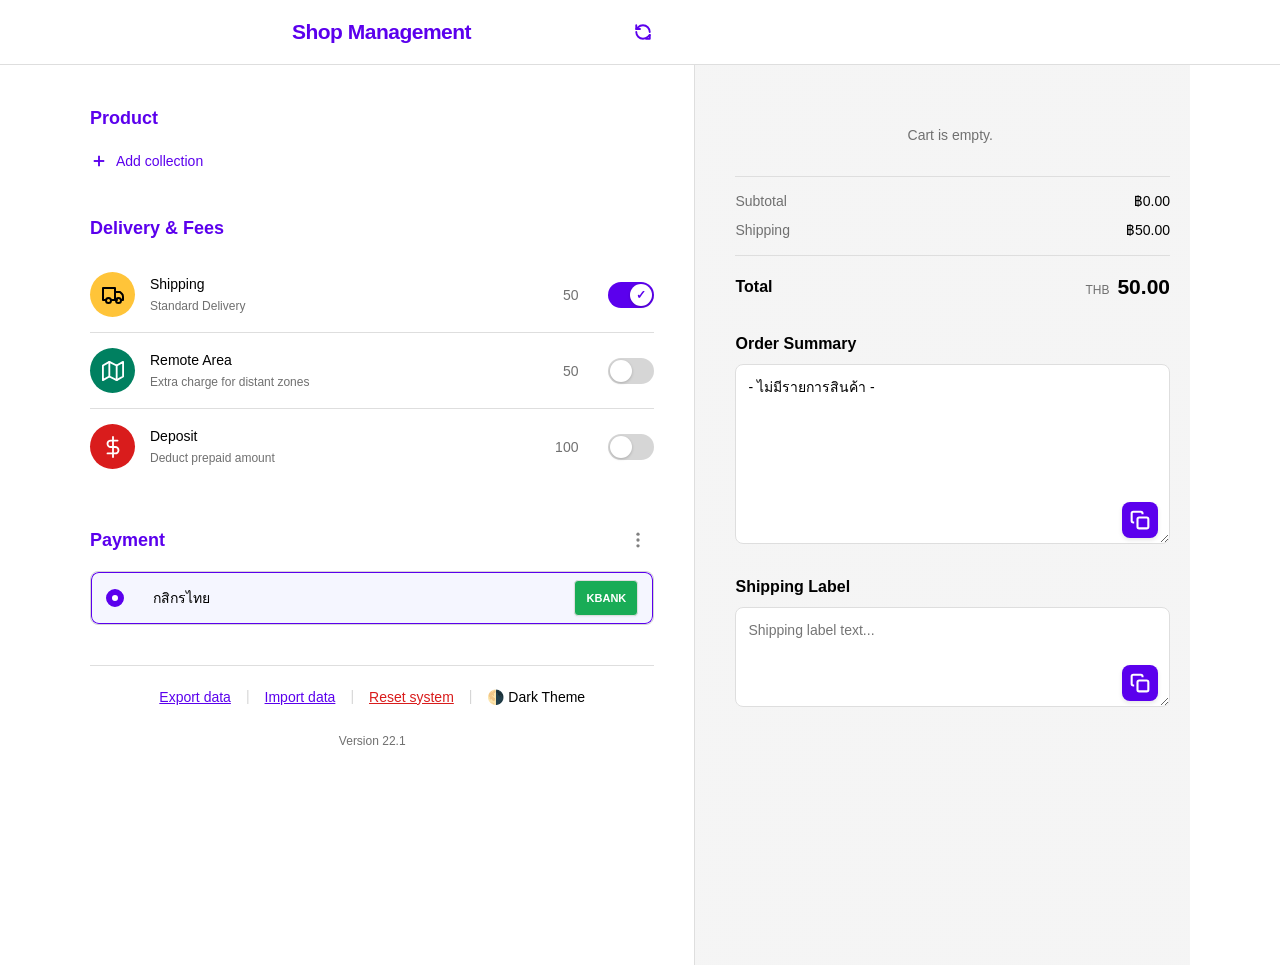
<file: index.html>
<!DOCTYPE html>
<html lang="th">
<head>
    <meta charset="UTF-8">
    <meta name="viewport" content="width=device-width, initial-scale=1.0, maximum-scale=1.0, user-scalable=no">
    <title>Shop Management - V22.1</title>
    <style>
        :root {
            --x-bg-main: hsl(0, 0%, 100%);
            --x-bg-subdued: hsl(0, 0%, 96%); 
            --x-border: hsl(0, 0%, 87%);
            --x-border-dark: hsl(0, 0%, 84%);
            
            --x-text-main: hsl(0, 0%, 0%);
            --x-text-subdued: hsl(0, 0%, 44%);
            
            --x-primary: #5b00ed; 
            --x-primary-hover: #4a00c2;
            --x-primary-light: #F5F6FF;
            --x-highlight: #F7F5FF; 
            
            --x-danger: #D91C1C;
            --x-danger-light: #FEECEC;
            --x-setting-gray: #808080;
            --x-paypal: #FFC439;

            --x-spacing-base: 1.4rem;
            --x-radius-base: 8px;
            --x-radius-large: 12px;

            --x-shadow-base: 0 4px 12px rgba(0, 0, 0, 0.1);
            --x-shadow-modal: 0 10px 30px rgba(0, 0, 0, 0.2);
            
            --x-font-family: -apple-system, BlinkMacSystemFont, "Segoe UI", Roboto, Helvetica, Arial, sans-serif, "Apple Color Emoji", "Segoe UI Emoji", "Segoe UI Symbol";
        }

        [data-theme="dark"] {
            --x-bg-main: #121212;       
            --x-bg-subdued: #1A1A1A;      
            --x-border: #333333;
            --x-border-dark: #444444;
            --x-text-main: #F5F5F5;
            --x-text-subdued: #A0A0A0;
            --x-primary: #8C52FF;
            --x-primary-light: #2A1E4A;
            --x-highlight: #1E1A2B;
        }

        html { font-size: 62.5%; text-size-adjust: 100%; }

        body { 
            font-family: var(--x-font-family);
            font-size: 1.4rem; 
            line-height: 1.5;
            margin: 0; padding: 0; color: var(--x-text-main); 
            display: flex; flex-direction: column; min-height: 100vh; overflow-x: hidden;
            background-color: var(--x-bg-main);
            transition: background-color 0.3s, color 0.3s;
        }

        ::-webkit-scrollbar { width: 0.8rem; height: 0.8rem; }
        ::-webkit-scrollbar-track { background: transparent; }
        ::-webkit-scrollbar-thumb { background-color: var(--x-border-dark); border-radius: 1rem; }

        input[type="number"]::-webkit-outer-spin-button,
        input[type="number"]::-webkit-inner-spin-button {
            -webkit-appearance: none; margin: 0;
        }
        input[type="number"] { -moz-appearance: textfield; }

        /* ======================================= */
        /* 🔝 Header (กว้างสุด 1100px และสัดส่วน 55%) */
        /* ======================================= */
        .top-header {
            background: var(--x-bg-main); border-bottom: 1px solid var(--x-border);
            z-index: 1000; position: relative; width: 100%;
        }
        .header-wrapper { display: flex; width: 100%; }
        .header-left-col { width: 55%; display: flex; justify-content: flex-end; }
        .header-content {
            display: grid; grid-template-columns: 1fr auto 1fr; align-items: center;
            width: 100%; max-width: 605px; 
            padding: 1.5rem 4rem 1.5rem 0; 
            box-sizing: border-box;
        }
        
        .header-logo { grid-column: 2; font-size: 2.1rem; font-weight: bold; color: var(--x-primary); letter-spacing: -0.05rem; text-align: center;}
        
        .btn-clear { grid-column: 3; justify-self: end; background: transparent; color: var(--x-primary); border: none; font-weight: 600; font-size: 1.4rem; cursor: pointer; transition: 0.2s; display: flex; align-items: center; gap: 0.6rem; padding: 0.8rem 1.2rem; border-radius: var(--x-radius-base);}
        .btn-clear:hover { background: var(--x-primary-light); }

        /* ======================================= */
        /* โครงสร้างหลัก (1100px, ซ้าย 55% / ขวา 45%) */
        /* ======================================= */
        .layout-container { 
            display: flex; flex: 1; width: 100%; max-width: 1100px; margin: 0 auto; align-items: flex-start; 
            background: linear-gradient(to right, var(--x-bg-main) 55%, var(--x-bg-subdued) 55%);
        }

        .management-panel {
            width: 55%; background-color: transparent;
            display: flex; justify-content: flex-end;
        }
        .management-content {
            width: 100%; max-width: 605px; 
            padding: 4rem 4rem 8rem 0; 
            box-sizing: border-box;
        }

        .summary-panel {
            width: 45%; background-color: transparent;
            border-left: 1px solid var(--x-border); transition: 0.3s;
            position: sticky; top: 0; height: 100vh; overflow-y: auto;
        }
        .summary-content {
            width: 100%; max-width: 495px; 
            padding: 4rem 2rem 8rem 4rem; box-sizing: border-box;
        }

        /* ======================================= */
        /* สไตล์อื่นๆ */
        /* ======================================= */
        .section-title { font-size: 1.8rem; font-weight: bold; margin-top: 4rem; margin-bottom: 1.5rem; color: var(--x-primary); margin-left: 0;}

        input[type="text"], input[type="number"]:not(.inline-fee-input) {
            width: 100%; background: var(--x-bg-main); border: 1px solid var(--x-border-dark);
            padding: 1.2rem 1.4rem; border-radius: var(--x-radius-base); color: var(--x-text-main); font-size: 1.4rem;
            box-sizing: border-box; transition: 0.2s; font-family: inherit;
        }
        input:focus { outline: none; border-color: var(--x-primary); box-shadow: 0 0 0 1px var(--x-primary); }
        input::placeholder { color: var(--x-text-subdued); }

        .dropdown-container { position: relative; display: inline-block; }
        .dropdown-menu {
            position: absolute; right: 0; top: calc(100% + 8px);
            background: var(--x-bg-main); border: 1px solid var(--x-border);
            border-radius: var(--x-radius-base); box-shadow: var(--x-shadow-base);
            z-index: 2000; min-width: 120px; display: none; flex-direction: column;
            padding: 8px 0; overflow: visible;
        }
        .dropdown-menu.show { display: flex; }
        .dropdown-menu::before {
            content: ''; position: absolute; top: -6px; right: 12px;
            width: 10px; height: 10px; background: var(--x-bg-main);
            border-top: 1px solid var(--x-border); border-left: 1px solid var(--x-border);
            transform: rotate(45deg); z-index: 1;
        }
        .dropdown-item {
            padding: 10px 16px; cursor: pointer; font-size: 1.4rem; font-weight: normal; 
            color: var(--x-text-main); transition: 0.2s; text-align: left; position: relative; z-index: 2;
        }
        .dropdown-item:hover { background: var(--x-bg-subdued); }
        .dropdown-item.edit { color: var(--x-primary); }
        .dropdown-item.delete { color: var(--x-danger); }

        .option-btn { 
            width: 3.2rem; height: 3.2rem; background: transparent; color: var(--x-setting-gray); 
            border-radius: 50%; display: flex; align-items: center; justify-content: center; 
            border: none; cursor: pointer; padding: 0; transition: 0.2s;
        }
        .option-btn:hover { color: var(--x-text-main); }
        .option-btn svg { width: 2rem; height: 2rem; }

        /* ======================================= */
        /* คอลเลคชั่น */
        /* ======================================= */
        .collection-block { 
            margin: 0 -1.5rem 1.5rem -1.5rem; 
            padding: 1.5rem; 
            border-radius: var(--x-radius-large); 
            border-bottom: 1px solid var(--x-border);
            transition: background-color 0.2s;
        }
        .collection-block:not(.collapsed) { 
            background-color: var(--x-highlight); 
            border-bottom-color: transparent; 
        }
        .collection-block.collapsed { 
            background-color: transparent; 
            border-radius: 0; 
        }
        
        .collection-header { display: flex; justify-content: space-between; align-items: center; cursor: pointer; user-select: none;}
        .collection-block.collapsed .collection-body { display: none; }
        
        .collection-name-text { font-size: 1.6rem; font-weight: normal; color: var(--x-text-subdued); flex: 1; transition: 0.2s; }
        .collection-header:hover .collection-name-text { color: var(--x-text-main); }
        .header-actions { display: flex; align-items: center; gap: 0.5rem; }
        .chevron-box { background: var(--x-primary-light); color: var(--x-primary); width: 2.8rem; height: 2.8rem; border-radius: 0.6rem; display: flex; align-items: center; justify-content: center; transition: 0.3s;}
        .collection-block.collapsed .chevron-box { transform: rotate(180deg); }

        /* ======================================= */
        /* สินค้า */
        /* ======================================= */
        .product-item { background: var(--x-bg-main); padding: 1.2rem; border-radius: var(--x-radius-base); margin-bottom: 1.2rem; border: 1px solid var(--x-border); transition: 0.2s;}
        .product-item:focus-within { border-color: var(--x-primary); box-shadow: 0 0 0 1px var(--x-primary); }
        
        .product-header-row { display: grid; grid-template-columns: 1fr auto auto; gap: 1.5rem; margin-bottom: 0.5rem; align-items: center;}
        .product-info-display { display: flex; flex-direction: column; gap: 0.2rem; justify-content: center; }
        .productName-display { font-size: 1.5rem; font-weight: normal; color: var(--x-text-main); }
        .productPrice-display { font-size: 1.5rem; color: var(--x-text-subdued); }

        .qty-control { display: flex; align-items: center; background: transparent; border: 1px solid var(--x-border-dark); border-radius: var(--x-radius-base); transition: 0.2s; height: 3.2rem; width: 8.5rem;}
        .qty-control:focus-within { border-color: var(--x-primary); box-shadow: inset 0 0 0 1px var(--x-primary);}
        .qty-control input { width: 100%; text-align: center; border: none !important; box-shadow: none !important; padding: 0 !important; background: transparent; font-weight: normal; font-size: 1.4rem;}
        .qty-btn { background: transparent; border: none; color: var(--x-text-subdued); font-size: 1.8rem; width: 2.6rem; height: 100%; cursor: pointer; display: flex; align-items: center; justify-content: center; transition: 0.2s;}
        .qty-btn:hover { color: var(--x-text-main); background: rgba(128, 128, 128, 0.05);}
        
        .option-row { display: flex; align-items: center; gap: 1rem; margin-top: 1rem; padding-top: 1.2rem; border-top: 1px dashed var(--x-border); }
        .size-pills { display: flex; flex-wrap: wrap; gap: 0.6rem; flex: 1;}
        
        .pill { padding: 0.6rem 1.4rem; border-radius: 5rem; background: var(--x-bg-main); color: var(--x-text-main); font-size: 1.2rem; border: 1px solid var(--x-border-dark); cursor: pointer; user-select: none; transition: 0.2s; font-weight: normal;}
        .pill:hover { border-color: var(--x-primary); }
        .pill.active { background: var(--x-highlight); color: var(--x-primary); border-color: var(--x-primary); font-weight: 600; }

        .btn-add { width: 100%; text-align: left; background: transparent; border: none; color: var(--x-primary); font-size: 1.4rem; cursor: pointer; padding: 0.5rem 0; font-weight: normal; display: flex; align-items: center; gap: 0.8rem; margin-top: 1rem;}
        .btn-add svg { stroke-width: 2.5; width: 1.8rem; height: 1.8rem; }
        .btn-add:hover { text-decoration: underline;}

        /* ======================================= */
        /* การตั้งค่า (Delivery & Fees) */
        /* ======================================= */
        .fee-group-box { display: flex; flex-direction: column; margin-bottom: 4rem; }
        .shipping-item { display: flex; align-items: center; padding: 1.5rem 0; border-bottom: 1px solid var(--x-border); gap: 1.5rem;}
        .shipping-icon { width: 4.5rem; height: 4.5rem; background: var(--x-paypal); color: #000; border-radius: 50%; display: flex; align-items: center; justify-content: center; flex-shrink: 0;}
        .shipping-text { flex: 1; }
        .shipping-title { font-size: 1.4rem; font-weight: normal; color: var(--x-text-main); display: flex; align-items: center; gap: 0.5rem;}
        .shipping-subtitle { font-size: 1.2rem; color: var(--x-text-subdued); margin-top: 0.2rem;}
        
        .ios-switch { position: relative; display: inline-block; width: 4.6rem; height: 2.6rem; flex-shrink: 0; margin-left: 1rem;}
        .ios-switch input { opacity: 0; width: 0; height: 0; }
        .slider { position: absolute; inset: 0; background-color: var(--x-border-dark); border-radius: 3rem; transition: .3s; cursor: pointer;}
        .slider:before { position: absolute; content: ""; height: 2.2rem; width: 2.2rem; left: 0.2rem; bottom: 0.2rem; background-color: white; border-radius: 50%; transition: .3s; display: flex; align-items: center; justify-content: center; box-shadow: 0 1px 3px rgba(0,0,0,0.2);}
        input:checked + .slider { background-color: var(--x-primary); }
        input:checked + .slider:before { transform: translateX(2rem); content: '✓'; color: var(--x-primary); font-size: 1.2rem; font-weight: bold;}
        
        .fee-input-inline { width: 8rem !important; padding: 0.5rem !important; font-size: 1.4rem !important; text-align: right; border: none !important; background: transparent !important; box-shadow: none !important; color: var(--x-text-subdued) !important;}
        .fee-input-inline:focus { color: var(--x-text-main) !important; border-bottom: 1px solid var(--x-primary) !important; border-radius: 0 !important;}

        /* ======================================= */
        /* 🏦 ธนาคาร */
        /* ======================================= */
        .payment-box { border: 1px solid var(--x-border-dark); background: var(--x-bg-main); display: flex; flex-direction: column; margin-bottom: 1rem; border-radius: var(--x-radius-base); overflow: hidden;}
        
        .payment-item { display: flex; align-items: center; padding: 0.8rem 1.5rem; border-bottom: 1px solid var(--x-border); cursor: pointer; background: transparent; transition: 0.2s;}
        .payment-item:first-child { border-top-left-radius: var(--x-radius-base); border-top-right-radius: var(--x-radius-base); }
        .payment-item:last-child { border-bottom-left-radius: var(--x-radius-base); border-bottom-right-radius: var(--x-radius-base); border-bottom: none; }
        
        .payment-item.active { background-color: var(--x-primary-light); box-shadow: inset 0 0 0 1px var(--x-primary); border-bottom-color: transparent;} 
        
        .dot-radio { appearance: none; width: 1.8rem; height: 1.8rem; border: 1px solid var(--x-border-dark); border-radius: 50%; margin: 0 1.5rem 0 0; outline: none; cursor: pointer; background: var(--x-bg-main); flex-shrink: 0; position: relative;}
        .dot-radio:checked { border: 6px solid var(--x-primary); background: var(--x-bg-main); }
        
        .payment-text { flex: 1; font-size: 1.4rem; color: var(--x-text-main); font-weight: normal; line-height: 1.3;}
        
        .bank-badge { width: 6.4rem; height: 3.6rem; padding: 0; border-radius: 4px; border: 1px solid var(--x-border); font-size: 1.1rem; font-weight: 600; cursor: pointer; display: flex; align-items: center; justify-content: center; box-sizing: border-box; color: #FFF; box-shadow: 0 1px 2px rgba(0,0,0,0.05);}

        .bank-popover { position: absolute; z-index: 2000; background: var(--x-bg-main); border: 1px solid var(--x-border); padding: 1rem; border-radius: var(--x-radius-large); box-shadow: 0 10px 30px rgba(0,0,0,0.1); display: flex; flex-direction: column; gap: 0.4rem; opacity: 0; visibility: hidden; transition: 0.2s; min-width: 16rem; max-height: 25rem; overflow-y: auto;}
        .bank-popover.active { opacity: 1; visibility: visible; }
        .bank-option { display: flex; align-items: center; gap: 1rem; padding: 0.8rem 1.2rem; cursor: pointer; font-size: 1.4rem; font-weight: normal; color: var(--x-text-main); border-radius: var(--x-radius-base); transition: 0.2s;}
        .bank-option:hover { background: var(--x-bg-subdued); }
        .bank-color-dot { width: 1.4rem; height: 1.4rem; border-radius: 50%; box-shadow: 0 1px 2px rgba(0,0,0,0.2);}

        /* ======================================= */
        /* 📄 ฝั่งขวา: สรุปยอด */
        /* ======================================= */
        .visual-bill-wrapper { max-height: 16.5rem; overflow-y: auto; padding-right: 0.5rem; margin-bottom: 1rem;}
        .visual-bill-wrapper::-webkit-scrollbar { width: 0.4rem; }
        .visual-bill-wrapper::-webkit-scrollbar-thumb { background-color: var(--x-border-dark); border-radius: 1rem; }

        .summary-item { display: flex; justify-content: space-between; align-items: flex-start; padding: 0.8rem 0; font-size: 1.4rem; }
        .thumbnail { width: 6.4rem; height: 6.4rem; background: var(--x-bg-main); border-radius: var(--x-radius-large); border: 1px solid var(--x-border-dark); position: relative; display: flex; align-items: center; justify-content: center; flex-shrink: 0; color: var(--x-text-subdued); box-sizing: border-box; margin-right: 1.5rem;}
        .thumbnail::after { content:''; position:absolute; inset: 0.4rem; border: 1px solid rgba(0,0,0,0.05); border-radius: 0.4rem; pointer-events:none;} 
        
        .qty-badge { position: absolute; top: -1rem; right: -1rem; background: #000; color: #fff; font-size: 1.2rem; min-width: 2.2rem; height: 2.2rem; border-radius: 6px; display: flex; align-items: center; justify-content: center; padding: 0 0.6rem; box-sizing: border-box; font-weight: 600; z-index: 2; line-height: 1; border: 2px solid #fff;}
        
        .totals-section { border-top: 1px solid var(--x-border); padding-top: 1rem; margin-top: 1rem;}
        .cost-line { display: flex; justify-content: space-between; padding: 0.4rem 0; font-size: 1.4rem; color: var(--x-text-main); }
        .cost-line .label { color: var(--x-text-subdued); }
        .total-line { border-top: 1px solid var(--x-border); align-items: center; padding-top: 1.5rem; margin-top: 1rem; font-size: 1.6rem; color: var(--x-text-main);}
        .total-price { display: flex; align-items: baseline; gap: 0.8rem; }
        .total-currency { color: var(--x-text-subdued); font-size: 1.2rem; }
        .total-amount { font-size: 2.1rem; font-weight: bold; }

        .output-box-title { margin-top: 2.5rem; margin-bottom: 0.8rem; font-size: 1.6rem; font-weight: bold; color: var(--x-text-main); }
        .output-wrapper { position: relative; width: 100%; }
        textarea.final-output { width: 100%; background: var(--x-bg-main); border: 1px solid var(--x-border); border-radius: var(--x-radius-base); padding: 1.2rem; padding-bottom: 4.5rem; font-family: inherit; font-size: 1.4rem; color: var(--x-text-main); resize: vertical; outline: none; line-height: 1.5; box-sizing: border-box;}
        textarea.final-output:focus { border-color: var(--x-primary); box-shadow: 0 0 0 1px var(--x-primary);}

        .btn-copy-inline {
            position: absolute; bottom: 1.2rem; right: 1.2rem;
            background: var(--x-primary); color: white; border: none;
            width: 3.6rem; height: 3.6rem; border-radius: var(--x-radius-base);
            display: flex; align-items: center; justify-content: center;
            cursor: pointer; transition: 0.2s; box-shadow: 0 2px 4px rgba(0,0,0,0.1);
        }
        .btn-copy-inline:hover { filter: brightness(1.1); transform: scale(1.05); }

        /* ======================================= */
        /* 🪟 Modals & Popups */
        /* ======================================= */
        .modal-overlay {
            position: fixed; inset: 0; background: rgba(0,0,0,0.5); z-index: 3000;
            display: none; align-items: center; justify-content: center; opacity: 0; transition: 0.3s;
        }
        .modal-overlay.show { display: flex; opacity: 1; }
        .modal-content {
            background: var(--x-bg-main); border-radius: var(--x-radius-large); width: 100%; max-width: 450px;
            box-shadow: var(--x-shadow-modal); overflow: hidden; transform: translateY(20px); transition: 0.3s;
        }
        .modal-overlay.show .modal-content { transform: translateY(0); }
        .modal-header { padding: 2rem; border-bottom: 1px solid var(--x-border); font-size: 1.6rem; font-weight: bold; color: var(--x-text-main); }
        .modal-body { padding: 2rem; display: flex; flex-direction: column; gap: 1.5rem; max-height: 65vh; overflow-y: auto;}
        .modal-body label { font-size: 1.3rem; color: var(--x-text-subdued); font-weight: 500; margin-bottom: -0.5rem;}
        .modal-footer { padding: 1.5rem 2rem; border-top: 1px solid var(--x-border); display: flex; justify-content: flex-end; gap: 1rem; background: var(--x-bg-subdued);}
        
        .btn-modal { padding: 1rem 1.6rem; border-radius: var(--x-radius-base); border: 1px solid var(--x-border-dark); background: var(--x-bg-main); color: var(--x-text-main); cursor: pointer; font-size: 1.4rem; font-weight: 500; transition: 0.2s;}
        .btn-modal.save { background: var(--x-primary); color: white; border-color: var(--x-primary); }
        .btn-modal.save:hover { filter: brightness(0.9); }

        textarea.modal-textarea {
            width: 100%; background: var(--x-bg-main); border: 1px solid var(--x-border-dark);
            padding: 1.2rem 1.4rem; border-radius: var(--x-radius-base); color: var(--x-text-main); font-size: 1.4rem;
            box-sizing: border-box; transition: 0.2s; font-family: inherit; resize: vertical; margin-top: 0.5rem;
        }
        textarea.modal-textarea:focus { outline: none; border-color: var(--x-primary); box-shadow: 0 0 0 1px var(--x-primary); }

        /* Footer Links */
        .footer-links { display: flex; flex-wrap: wrap; gap: 1.5rem; margin-top: 4rem; padding-top: 2rem; border-top: 1px solid var(--x-border); justify-content: center; align-items: center;}
        .footer-link { background: none; border: none; color: var(--x-primary); font-size: 1.4rem; cursor: pointer; text-decoration: underline; padding: 0; font-family: inherit;}
        .footer-link:hover { color: var(--x-primary-hover); }
        .footer-link.danger { color: var(--x-danger); text-decoration: underline;}
        .footer-link.danger:hover { color: darkred; }

        /* Mobile Layout */
        .mobile-summary-toggle { display: none; }
        @media (max-width: 1000px) {
            .layout-container { flex-direction: column; overflow: visible; background: var(--x-bg-main); }
            .header-left-col { width: 100%; justify-content: center; }
            .header-content { display: flex; justify-content: space-between; padding: 1.5rem 2rem; width: 100%; max-width: 100%; }
            .header-logo { grid-column: auto; text-align: left; }
            .btn-clear { grid-column: auto; }
            .management-panel { width: 100%; justify-content: center; }
            .management-content { max-width: 100%; padding: 3rem 2rem; }
            .summary-panel { width: 100%; position: static; height: auto; overflow: visible; border-left: none; }
            .summary-content { max-width: 100%; padding: 2rem; display: none; }
            .summary-content.show { display: block; }
            .mobile-summary-toggle {
                display: flex; justify-content: space-between; align-items: center;
                background-color: var(--x-bg-subdued); padding: 1.5rem 2rem; cursor: pointer;
                color: var(--x-primary); font-size: 1.4rem; font-weight: bold; border-bottom: 1px solid var(--x-border); border-top: 1px solid var(--x-border);
            }
            .product-header-row { grid-template-columns: 1fr auto auto; }
        }
    </style>
</head>
<body>

    <header class="top-header">
        <div class="header-wrapper">
            <div class="header-left-col">
                <div class="header-content">
                    <div></div>
                    <div class="header-logo">Shop Management</div>
                    <button class="btn-clear" onclick="clearAllPills()" title="Clear Options">
                        <svg width="18" height="18" viewBox="0 0 24 24" fill="none" stroke="currentColor" stroke-width="2.5" stroke-linecap="round" stroke-linejoin="round"><path d="M21 12a9 9 0 0 0-9-9 9.75 9.75 0 0 0-6.74 2.74L3 8"/><path d="M3 3v5h5"/><path d="M3 12a9 9 0 0 0 9 9 9.75 9.75 0 0 0 6.74-2.74L21 16"/><path d="M16 21h5v-5"/></svg>
                    </button>
                </div>
            </div>
        </div>
    </header>

    <div class="layout-container">

        <main class="management-panel">
            <div class="management-content">
                
                <h2 class="section-title" style="margin-top: 0;">Product</h2>
                
                <div id="collectionsContainer"></div>

                <button class="btn-add" style="margin-bottom: 4rem;" onclick="addCollectionBlock()">
                    <svg viewBox="0 0 24 24" fill="none" stroke="currentColor"><line x1="12" y1="5" x2="12" y2="19"></line><line x1="5" y1="12" x2="19" y2="12"></line></svg>
                    Add collection
                </button>

                <h2 class="section-title">Delivery & Fees</h2>
                <div class="fee-group-box">
                    
                    <div class="shipping-item">
                        <div class="shipping-icon">
                            <svg width="24" height="24" viewBox="0 0 24 24" fill="none" stroke="currentColor" stroke-width="2" stroke-linecap="round" stroke-linejoin="round"><path d="M10 17h4V5H2v12h3"></path><path d="M20 17h2v-3.34a4 4 0 0 0-1.17-2.83L19 9h-5v8h2"></path><circle cx="7.5" cy="17.5" r="2.5"></circle><circle cx="17.5" cy="17.5" r="2.5"></circle></svg>
                        </div>
                        <div class="shipping-text">
                            <div class="shipping-title">Shipping</div>
                            <div class="shipping-subtitle">Standard Delivery</div>
                        </div>
                        <input type="number" id="val_shipping" class="fee-input-inline" placeholder="Amount" value="50" oninput="updateData()">
                        <label class="ios-switch">
                            <input type="checkbox" id="check_shipping" onchange="updateData()" checked>
                            <span class="slider"></span>
                        </label>
                    </div>

                    <div class="shipping-item">
                        <div class="shipping-icon" style="background:#008060; color:#FFFFFF;">
                            <svg width="22" height="22" viewBox="0 0 24 24" fill="none" stroke="currentColor" stroke-width="2" stroke-linecap="round" stroke-linejoin="round"><polygon points="1 6 1 22 8 18 16 22 23 18 23 2 16 6 8 2 1 6"></polygon><line x1="8" y1="2" x2="8" y2="18"></line><line x1="16" y1="6" x2="16" y2="22"></line></svg>
                        </div>
                        <div class="shipping-text">
                            <div class="shipping-title">Remote Area</div>
                            <div class="shipping-subtitle">Extra charge for distant zones</div>
                        </div>
                        <input type="number" id="val_special" class="fee-input-inline" placeholder="Amount" value="50" oninput="updateData()">
                        <label class="ios-switch">
                            <input type="checkbox" id="check_special" onchange="updateData()">
                            <span class="slider"></span>
                        </label>
                    </div>

                    <div class="shipping-item" style="border-bottom:none;">
                        <div class="shipping-icon" style="background:var(--x-danger); color:#FFFFFF;">
                            <svg width="22" height="22" viewBox="0 0 24 24" fill="none" stroke="currentColor" stroke-width="2" stroke-linecap="round" stroke-linejoin="round"><line x1="12" y1="1" x2="12" y2="23"></line><path d="M17 5H9.5a3.5 3.5 0 0 0 0 7h5a3.5 3.5 0 0 1 0 7H6"></path></svg>
                        </div>
                        <div class="shipping-text">
                            <div class="shipping-title">Deposit</div>
                            <div class="shipping-subtitle">Deduct prepaid amount</div>
                        </div>
                        <input type="number" id="val_deposit" class="fee-input-inline" placeholder="Amount" value="100" oninput="updateData()">
                        <label class="ios-switch">
                            <input type="checkbox" id="check_deposit" onchange="updateData()">
                            <span class="slider"></span>
                        </label>
                    </div>

                </div>

                <div style="display: flex; justify-content: space-between; align-items: center; margin-bottom: 1.5rem;">
                    <h2 class="section-title" style="margin:0;">Payment</h2>
                    <div class="dropdown-container">
                        <button class="option-btn" onclick="toggleDropdown(event, this)">
                            <svg viewBox="0 0 24 24" fill="currentColor"><circle cx="12" cy="5" r="2"/><circle cx="12" cy="12" r="2"/><circle cx="12" cy="19" r="2"/></svg>
                        </button>
                        <div class="dropdown-menu">
                            <div class="dropdown-item edit" onclick="addBank()">Add Payment</div>
                            <div class="dropdown-item" onclick="editBankList()">Edit Selected</div>
                        </div>
                    </div>
                </div>
                
                <div class="payment-box" id="bankContainer"></div>

                <div class="footer-links">
                    <button class="footer-link" onclick="exportData()">Export data</button>
                    <span style="color:var(--x-border-dark);">|</span>
                    <button class="footer-link" onclick="importData()">Import data</button>
                    <span style="color:var(--x-border-dark);">|</span>
                    <button class="footer-link danger" onclick="clearData()">Reset system</button>
                    <span style="color:var(--x-border-dark);">|</span>
                    <button class="footer-link" style="color:var(--x-text-main); text-decoration:none;" onclick="toggleTheme()">🌗 Dark Theme</button>
                </div>
                
                <div style="text-align: center; margin-top: 2.5rem; color: var(--x-text-subdued); font-size: 1.2rem;">
                    Version 22.1
                </div>

            </div>
        </main>

        <aside class="summary-panel">
            <div class="mobile-summary-toggle" onclick="toggleMobileSummary()">
                <span id="toggle-text" style="display:flex; align-items:center; gap:0.8rem;">
                    <svg viewBox="0 0 24 24" width="18" height="18" fill="currentColor"><path d="M10 19.5c0 .829-.672 1.5-1.5 1.5s-1.5-.671-1.5-1.5c0-.828.672-1.5 1.5-1.5s1.5.672 1.5 1.5zm3.5-1.5c-.828 0-1.5.671-1.5 1.5s.672 1.5 1.5 1.5 1.5-.671 1.5-1.5c0-.828-.672-1.5-1.5-1.5zm1.336-5l1.977-7h-16.813l2.938 7h11.9zm3.164-9l-2.731 9.614c-.179.629-.757 1.052-1.411 1.052h-10.742c-.653 0-1.231-.423-1.411-1.052l-3.21-11.614h-2.995v-2h4.522l.536 1.936h17.442z"/></svg>
                    <span>Show order summary ▾</span>
                </span>
                <span id="mobile-total-price" style="color:var(--x-text-main); font-weight:bold; font-size: 1.6rem;">฿0.00</span>
            </div>

            <div class="summary-content" id="summary-box">
                
                <div class="visual-bill-wrapper" id="visual-bill"></div>

                <div class="totals-section">
                    <div class="cost-line">
                        <span class="label">Subtotal</span>
                        <span id="display-subtotal" style="font-weight: normal;">฿0.00</span>
                    </div>
                    <div class="cost-line" id="display-shipping-row">
                        <span class="label">Shipping</span>
                        <span id="display-shipping" style="font-weight: normal;">฿0.00</span>
                    </div>
                    <div class="cost-line" id="display-deposit-row" style="display:none;">
                        <span class="label">Deposit</span>
                        <span id="display-deposit" style="font-weight: normal; color: var(--x-danger);">-฿0.00</span>
                    </div>
                    
                    <div class="cost-line total-line">
                        <span style="font-weight: bold;">Total</span>
                        <div class="total-price">
                            <span class="total-currency">THB</span>
                            <span id="display-total" class="total-amount">฿0.00</span>
                        </div>
                    </div>
                </div>

                <div class="output-box-title">Order Summary</div>
                <div class="output-wrapper">
                    <textarea id="outputText" class="final-output" style="height: 180px;" readonly placeholder="Order summary text..."></textarea>
                    <button class="btn-copy-inline" onclick="copyText('outputText')" title="Copy Order Summary">
                        <svg width="20" height="20" viewBox="0 0 24 24" fill="none" stroke="currentColor" stroke-width="2.5"><rect x="9" y="9" width="13" height="13" rx="2" ry="2"></rect><path d="M5 15H4a2 2 0 0 1-2-2V4a2 2 0 0 1 2-2h9a2 2 0 0 1 2 2v1"></path></svg>
                    </button>
                </div>

                <div class="output-box-title" style="margin-top: 2.5rem;">Shipping Label</div>
                <div class="output-wrapper">
                    <textarea id="outputLabelText" class="final-output" style="height: 100px;" readonly placeholder="Shipping label text..."></textarea>
                    <button class="btn-copy-inline" onclick="copyText('outputLabelText')" title="Copy Shipping Label">
                        <svg width="20" height="20" viewBox="0 0 24 24" fill="none" stroke="currentColor" stroke-width="2.5"><rect x="9" y="9" width="13" height="13" rx="2" ry="2"></rect><path d="M5 15H4a2 2 0 0 1-2-2V4a2 2 0 0 1 2-2h9a2 2 0 0 1 2 2v1"></path></svg>
                    </button>
                </div>

            </div>
        </aside>
        
    </div> 

    <div id="bankPopover" class="bank-popover"></div>

    <div class="modal-overlay" id="editModal">
        <div class="modal-content" style="max-width: 450px;">
            <div class="modal-header">Edit Product</div>
            <div class="modal-body" style="max-height: 65vh; overflow-y: auto;">
                <div>
                    <label>Product Name</label>
                    <input type="text" id="modalName" placeholder="Enter product name..." style="margin-top:0.5rem;">
                </div>
                <div>
                    <label>Price</label>
                    <input type="number" id="modalPrice" placeholder="Enter price..." style="margin-top:0.5rem;">
                </div>
                
                <div id="modalOptionsContainer" style="display: flex; flex-direction: column; gap: 1.5rem; margin-top: 0.5rem;"></div>

                <button class="btn-add" type="button" onclick="addModalOptionRow()" style="margin-top: 1rem; padding: 0;">
                    <svg viewBox="0 0 24 24" fill="none" stroke="currentColor"><line x1="12" y1="5" x2="12" y2="19"></line><line x1="5" y1="12" x2="19" y2="12"></line></svg>
                    Add another option
                </button>
            </div>
            <div class="modal-footer">
                <button class="btn-modal" onclick="closeModal()">Cancel</button>
                <button class="btn-modal save" onclick="saveModal()">Save</button>
            </div>
        </div>
    </div>

    <div class="modal-overlay" id="globalModal">
        <div class="modal-content" style="max-width: 450px;">
            <div class="modal-header" id="globalModalHeader">Title</div>
            <div class="modal-body">
                <p id="globalModalMessage" style="margin-top:0; margin-bottom: 0; font-size:1.4rem; color:var(--x-text-main); display:none; line-height:1.5;"></p>
                <div id="globalModalInputContainer" style="display:none;">
                    <label id="globalModalInputLabel" style="font-size: 1.3rem; color: var(--x-text-subdued); font-weight: 500; margin-bottom: 0.5rem; display:block;">Label</label>
                    <input type="text" id="globalModalInput" style="margin-top:0.5rem; display:none;">
                    <textarea id="globalModalTextarea" class="modal-textarea" rows="4" style="display:none;"></textarea>
                </div>
            </div>
            <div class="modal-footer">
                <button class="btn-modal" id="globalModalCancelBtn" onclick="closeGlobalModal()">Cancel</button>
                <button class="btn-modal save" id="globalModalSaveBtn" onclick="submitGlobalModal()">Save</button>
            </div>
        </div>
    </div>

<script>
    function toggleTheme() {
        const currentTheme = document.documentElement.getAttribute('data-theme');
        const newTheme = currentTheme === 'dark' ? 'light' : 'dark';
        document.documentElement.setAttribute('data-theme', newTheme);
        localStorage.setItem('theme_shop', newTheme);
    }
    const savedTheme = localStorage.getItem('theme_shop');
    if(savedTheme) document.documentElement.setAttribute('data-theme', savedTheme);

    const ICON_CHEV_UP = `<svg width="18" height="18" viewBox="0 0 24 24" fill="none" stroke="currentColor" stroke-width="2.5" stroke-linecap="round"><polyline points="18 15 12 9 6 15"></polyline></svg>`;
    const ICON_DOTS = `<svg viewBox="0 0 24 24" fill="currentColor"><circle cx="12" cy="5" r="2"/><circle cx="12" cy="12" r="2"/><circle cx="12" cy="19" r="2"/></svg>`;
    const SHIRT_ICON = `<svg width="32" height="32" viewBox="0 0 24 24" fill="none" stroke="currentColor" stroke-width="1" stroke-linecap="round" stroke-linejoin="round"><path d="M20.38 3.46L16 2a4 4 0 0 1-8 0L3.62 3.46a2 2 0 0 0-1.34 2.23l.58 3.47a1 1 0 0 0 .99.84H6v10c0 1.1.9 2 2 2h8a2 2 0 0 0 2-2V10h2.15a1 1 0 0 0 .99-.84l.58-3.47a2 2 0 0 0-1.34-2.23z"></path></svg>`;

    const bankConfig = [
        { code: 'KBANK', color: '#19AC56', name: 'กสิกรไทย' },
        { code: 'SCB', color: '#513589', name: 'ไทยพาณิชย์' },
        { code: 'BBL', color: '#1E4598', name: 'กรุงเทพ' },
        { code: 'KTB', color: '#00AEEF', name: 'กรุงไทย' },
        { code: 'BAY', color: '#FEC43B', name: 'กรุงศรี' },
        { code: 'TTB', color: '#1057EE', name: 'ทีทีบี' },
        { code: 'GSB', color: '#D91673', name: 'ออมสิน' }
    ];

    let defaultBanks = [{id: 'b1', text: 'กสิกรไทย\n123-4-56789-0\nนาย สมชาย ขายดี', bankCode: 'KBANK'}];
    let currentEditingBankId = null;
    let activeProductItem = null; 

    window.onload = function() {
        renderBanks(); 
        loadData();
        updateData(); 
    };

    // ==========================================
    // 🪟 GLOBAL MODAL LOGIC 
    // ==========================================
    let globalModalCallback = null;

    function openConfirmModal(title, message, isDanger, callback, isAlert = false) {
        document.getElementById('globalModalHeader').innerText = title;
        document.getElementById('globalModalMessage').innerHTML = message.replace(/\n/g, '<br>');
        document.getElementById('globalModalMessage').style.display = 'block';
        document.getElementById('globalModalInputContainer').style.display = 'none';

        const saveBtn = document.getElementById('globalModalSaveBtn');
        saveBtn.innerText = isAlert ? 'OK' : (isDanger ? 'Delete' : 'Confirm');
        saveBtn.style.background = isDanger ? 'var(--x-danger)' : 'var(--x-primary)';
        saveBtn.style.borderColor = isDanger ? 'var(--x-danger)' : 'var(--x-primary)';

        const cancelBtn = document.getElementById('globalModalCancelBtn');
        cancelBtn.style.display = isAlert ? 'none' : 'block';

        globalModalCallback = callback;
        document.getElementById('globalModal').classList.add('show');
    }

    function openPromptModal(title, label, defaultValue, isTextarea, callback) {
        document.getElementById('globalModalHeader').innerText = title;
        document.getElementById('globalModalMessage').style.display = 'none';
        document.getElementById('globalModalInputContainer').style.display = 'block';
        document.getElementById('globalModalInputLabel').innerText = label;

        const inputEl = document.getElementById('globalModalInput');
        const textareaEl = document.getElementById('globalModalTextarea');

        if (isTextarea) {
            inputEl.style.display = 'none';
            textareaEl.style.display = 'block';
            textareaEl.value = defaultValue;
        } else {
            textareaEl.style.display = 'none';
            inputEl.style.display = 'block';
            inputEl.value = defaultValue;
        }

        const saveBtn = document.getElementById('globalModalSaveBtn');
        saveBtn.innerText = 'Save';
        saveBtn.style.background = 'var(--x-primary)';
        saveBtn.style.borderColor = 'var(--x-primary)';

        const cancelBtn = document.getElementById('globalModalCancelBtn');
        cancelBtn.style.display = 'block';

        globalModalCallback = function() {
            const val = isTextarea ? textareaEl.value : inputEl.value;
            callback(val);
        };
        document.getElementById('globalModal').classList.add('show');
    }

    function closeGlobalModal() {
        document.getElementById('globalModal').classList.remove('show');
        globalModalCallback = null;
    }

    function submitGlobalModal() {
        if (globalModalCallback) globalModalCallback();
        closeGlobalModal();
    }

    // ==========================================
    // Dropdown Logic (คลิกที่ไหนก็ปิดทันที)
    // ==========================================
    function toggleDropdown(e, btn) {
        e.stopPropagation();
        const menu = btn.nextElementSibling;
        const isShowing = menu.classList.contains('show');
        document.querySelectorAll('.dropdown-menu').forEach(m => m.classList.remove('show'));
        if (!isShowing) menu.classList.add('show');
    }

    window.onclick = function() {
        document.querySelectorAll('.dropdown-menu').forEach(m => m.classList.remove('show'));
    }

    function toggleMobileSummary() {
        const box = document.getElementById('summary-box');
        const txt = document.getElementById('toggle-text');
        box.classList.toggle('show');
        if(box.classList.contains('show')) {
            txt.innerHTML = `<svg viewBox="0 0 24 24" width="18" height="18" fill="currentColor"><path d="M10 19.5c0 .829-.672 1.5-1.5 1.5s-1.5-.671-1.5-1.5c0-.828.672-1.5 1.5-1.5s1.5.672 1.5 1.5zm3.5-1.5c-.828 0-1.5.671-1.5 1.5s.672 1.5 1.5 1.5 1.5-.671 1.5-1.5c0-.828-.672-1.5-1.5-1.5zm1.336-5l1.977-7h-16.813l2.938 7h11.9zm3.164-9l-2.731 9.614c-.179.629-.757 1.052-1.411 1.052h-10.742c-.653 0-1.231-.423-1.411-1.052l-3.21-11.614h-2.995v-2h4.522l.536 1.936h17.442z"/></svg><span>Hide order summary ▴</span>`;
        } else {
            txt.innerHTML = `<svg viewBox="0 0 24 24" width="18" height="18" fill="currentColor"><path d="M10 19.5c0 .829-.672 1.5-1.5 1.5s-1.5-.671-1.5-1.5c0-.828.672-1.5 1.5-1.5s1.5.672 1.5 1.5zm3.5-1.5c-.828 0-1.5.671-1.5 1.5s.672 1.5 1.5 1.5 1.5-.671 1.5-1.5c0-.828-.672-1.5-1.5-1.5zm1.336-5l1.977-7h-16.813l2.938 7h11.9zm3.164-9l-2.731 9.614c-.179.629-.757 1.052-1.411 1.052h-10.742c-.653 0-1.231-.423-1.411-1.052l-3.21-11.614h-2.995v-2h4.522l.536 1.936h17.442z"/></svg><span>Show order summary ▾</span>`;
        }
    }

    function renderBanks() {
        let banks = JSON.parse(localStorage.getItem('bankData')) || defaultBanks;
        const container = document.getElementById('bankContainer');
        let selectedId = localStorage.getItem('bank');
        
        container.innerHTML = '';
        if(banks.length === 0) {
            container.innerHTML = '<div style="padding:15px; color:var(--x-text-muted);">ไม่มีบัญชีธนาคาร (เพิ่มที่เมนู Payment)</div>';
            return;
        }
        if (!banks.find(b => b.id === selectedId)) selectedId = banks[0].id;

        banks.forEach(b => {
            const isChecked = b.id === selectedId ? 'checked' : '';
            let code = b.bankCode || 'CUSTOM';
            let conf = bankConfig.find(x => x.code === code);
            let displayColor = conf ? conf.color : (b.customColor || '#808080');
            let displayCode = conf ? conf.code : 'CUST';
            if(!b.bankCode && b.color) displayColor = b.color;
            let bankName = b.text.split('\n')[0];

            const html = `
                <label class="payment-item ${isChecked ? 'active' : ''}">
                    <div style="display:flex; align-items:center; gap:1.4rem; flex:1;">
                        <input type="radio" class="dot-radio" name="bankSelect" value="${b.id}" ${isChecked} onchange="updateData()">
                        <span class="payment-text">${bankName}</span>
                    </div>
                    <div class="bank-badge" style="background:${displayColor};" onclick="openBankPopover(event, '${b.id}')" title="เปลี่ยนไอคอนธนาคาร">
                        ${displayCode}
                    </div>
                </label>
            `;
            container.insertAdjacentHTML('beforeend', html);
        });
    }

    function openBankPopover(event, bankId) {
        event.preventDefault(); 
        event.stopPropagation();
        currentEditingBankId = bankId;
        const popover = document.getElementById('bankPopover');
        const rect = event.currentTarget.getBoundingClientRect();
        
        popover.innerHTML = '';
        bankConfig.forEach(conf => {
            const option = document.createElement('div');
            option.className = 'bank-option';
            option.innerHTML = `<div class="bank-color-dot" style="background:${conf.color};"></div> ${conf.name} (${conf.code})`;
            option.onclick = (e) => { e.stopPropagation(); selectBankIcon(conf.code); };
            popover.appendChild(option);
        });

        const customOpt = document.createElement('label');
        customOpt.className = 'bank-option';
        customOpt.style.borderTop = '1px solid var(--x-border)';
        customOpt.style.marginTop = '0.5rem';
        customOpt.style.paddingTop = '1rem';
        customOpt.innerHTML = `
            <div class="bank-color-dot" style="background: conic-gradient(red, yellow, lime, aqua, blue, magenta, red);"></div> 
            เลือกสีเอง (Custom)
            <input type="color" style="opacity:0; position:absolute; width:1px; height:1px;" onchange="selectBankIcon('CUSTOM', this.value)" onclick="event.stopPropagation()">
        `;
        popover.appendChild(customOpt);

        popover.style.display = 'flex';
        let pHeight = popover.offsetHeight;
        let spaceBelow = window.innerHeight - rect.bottom;
        if (spaceBelow < pHeight + 10) {
            popover.style.top = (rect.top + window.scrollY - pHeight - 5) + 'px'; 
        } else {
            popover.style.top = (rect.bottom + window.scrollY + 5) + 'px'; 
        }
        popover.style.left = (rect.left + window.scrollX - 100) + 'px';
        popover.classList.add('active');
    }

    function selectBankIcon(code, customHex = null) {
        if (currentEditingBankId) {
            let banks = JSON.parse(localStorage.getItem('bankData')) || defaultBanks;
            const index = banks.findIndex(b => b.id === currentEditingBankId);
            if (index !== -1) { 
                banks[index].bankCode = code; 
                if(customHex) banks[index].customColor = customHex;
                localStorage.setItem('bankData', JSON.stringify(banks)); 
                renderBanks(); 
            }
        }
        document.getElementById('bankPopover').classList.remove('active');
        currentEditingBankId = null;
    }

    function addBank() {
        openPromptModal('Add Payment Method', 'Bank details (Press Enter for new lines):', '', true, function(input) {
            if (input && input.trim()) {
                let banks = JSON.parse(localStorage.getItem('bankData')) || defaultBanks;
                let newId = 'b' + Date.now();
                banks.push({ id: newId, text: input.trim(), bankCode: 'BANK' });
                localStorage.setItem('bankData', JSON.stringify(banks));
                localStorage.setItem('bank', newId);
                renderBanks(); updateData();
            }
        });
    }

    function editBankList() {
        let banks = JSON.parse(localStorage.getItem('bankData')) || defaultBanks;
        const selectedNode = document.querySelector('input[name="bankSelect"]:checked');
        if(!selectedNode) { 
            openConfirmModal('Notice', 'Please select a bank to edit first.', false, function(){}, true);
            return;
        }
        
        let selectedId = selectedNode.value;
        let bank = banks.find(b => b.id === selectedId);
        if(bank) {
            openPromptModal('Edit Payment Method', 'Bank details (Clear text to delete):', bank.text, true, function(input) {
                if (input.trim() === '') banks = banks.filter(b => b.id !== selectedId);
                else bank.text = input.trim();
                localStorage.setItem('bankData', JSON.stringify(banks));
                renderBanks(); updateData();
            });
        }
    }

    function adjustQty(btn, delta) {
        const input = btn.parentElement.querySelector('.productQty');
        let currentVal = parseInt(input.value) || 1;
        let newVal = currentVal + delta;
        if (newVal < 1) newVal = 1;
        input.value = newVal;
        updateData();
    }

    function saveData() {
        localStorage.setItem('val_shipping', document.getElementById('val_shipping').value);
        localStorage.setItem('val_special', document.getElementById('val_special').value);
        localStorage.setItem('val_deposit', document.getElementById('val_deposit').value);
        localStorage.setItem('check_shipping', document.getElementById('check_shipping').checked);
        localStorage.setItem('check_special', document.getElementById('check_special').checked);
        localStorage.setItem('check_deposit', document.getElementById('check_deposit').checked);
        
        const selectedBankNode = document.querySelector('input[name="bankSelect"]:checked');
        if(selectedBankNode) localStorage.setItem('bank', selectedBankNode.value);

        const collections = [];
        document.querySelectorAll('.collection-block').forEach(block => {
            const colName = block.querySelector('.collectionName').value;
            const isCollapsed = block.classList.contains('collapsed');
            const products = [];
            block.querySelectorAll('.product-item').forEach(item => {
                const name = item.querySelector('.productName').value;
                const price = item.querySelector('.productPrice').value;
                const qty = item.querySelector('.productQty').value;
                const optionRows = [];
                item.querySelectorAll('.option-row').forEach(rowEl => {
                    const availableSizes = []; const selectedSizes = [];
                    rowEl.querySelectorAll('.pill[data-size]').forEach(pill => {
                        const size = pill.getAttribute('data-size');
                        availableSizes.push(size);
                        if (pill.classList.contains('active')) selectedSizes.push(size);
                    });
                    optionRows.push({ availableSizes, selectedSizes });
                });
                products.push({ name, price, qty, optionRows });
            });
            collections.push({ colName, isCollapsed, products });
        });
        localStorage.setItem('orderDataV3', JSON.stringify(collections));
    }

    function loadData() {
        if (localStorage.getItem('val_shipping')) document.getElementById('val_shipping').value = localStorage.getItem('val_shipping');
        if (localStorage.getItem('val_special')) document.getElementById('val_special').value = localStorage.getItem('val_special');
        if (localStorage.getItem('val_deposit')) document.getElementById('val_deposit').value = localStorage.getItem('val_deposit');

        ['shipping', 'special', 'deposit'].forEach(id => {
            let savedState = localStorage.getItem('check_' + id);
            let checkbox = document.getElementById('check_' + id);
            if (savedState === 'false') checkbox.checked = false;
            else if (savedState === 'true') checkbox.checked = true;
            else checkbox.checked = (id === 'shipping');
        });

        const container = document.getElementById('collectionsContainer');
        container.innerHTML = ''; 
        let savedData = JSON.parse(localStorage.getItem('orderDataV3'));
        
        if (savedData && savedData.length > 0) {
            savedData.forEach(col => {
                const block = addCollectionBlock(col.colName, col.isCollapsed);
                if(col.products.length > 0) {
                    col.products.forEach(p => block.querySelector('.productList').appendChild(createProductItemElement(p.name, p.price, p.qty, p.optionRows)));
                } else block.querySelector('.productList').appendChild(createProductItemElement()); 
            });
        } 
    }

    function updateData() {
        saveData();
        renderBanks(); 
        generateOutput();
    }

    function generateOutput() {
        const ship = document.getElementById('check_shipping').checked ? parseFloat(document.getElementById('val_shipping').value)||0 : 0;
        const spec = document.getElementById('check_special').checked ? parseFloat(document.getElementById('val_special').value)||0 : 0;
        const dep = document.getElementById('check_deposit').checked ? parseFloat(document.getElementById('val_deposit').value)||0 : 0;

        let finalProductsText = '', labelLines = [], validPrices = [], hasMissingPrice = false, productsSum = 0;
        let visualBillHtml = ''; 
        let hasItem = false;

        document.querySelectorAll('.collection-block').forEach(block => {
            const colName = block.querySelector('.collectionName').value.trim();
            let colText = '', colLabelProducts = [], mergedMap = {}, orderArr = [];
            
            block.querySelectorAll('.product-item').forEach(item => {
                const nameVal = item.querySelector('.productName').value.trim();
                const rawPrice = item.querySelector('.productPrice').value.trim();
                const qtyVal = parseInt(item.querySelector('.productQty').value.trim()) || 1; 
                const rowEls = item.querySelectorAll('.option-row');
                
                if (rowEls.length === 0 || (rowEls.length === 1 && rowEls[0].querySelector('.pill.active[data-size="-"]'))) {
                    if (nameVal !== '' && !item.querySelector('.pill.active:not([data-size="-"])')) {
                        hasItem = true;
                        if (!mergedMap[nameVal]) { mergedMap[nameVal] = []; orderArr.push(nameVal); }
                        mergedMap[nameVal].push(qtyVal > 1 ? `x${qtyVal}` : '');
                        
                        let priceText = '***';
                        if (rawPrice === '') { validPrices.push('***'); hasMissingPrice = true; } 
                        else { 
                            let p = parseFloat(rawPrice); validPrices.push(qtyVal > 1 ? `${p}x${qtyVal}` : p); productsSum += (p * qtyVal); 
                            priceText = `฿${(p * qtyVal).toFixed(2)}`;
                        }
                        
                        visualBillHtml += `<div class="summary-item">
                            <div style="display:flex; align-items:flex-start;">
                                <div class="thumbnail">
                                    ${SHIRT_ICON}
                                    <div class="qty-badge">${qtyVal}</div>
                                </div>
                                <div style="flex:1;">
                                    <div style="font-weight:bold; color:var(--x-text-main); font-size:1.4rem;">${nameVal}</div>
                                    <div style="font-size:1.2rem; color:var(--x-text-subdued); margin-top:0.2rem;">${colName}</div>
                                </div>
                            </div>
                            <span style="font-weight:normal;">${priceText}</span>
                        </div>`;
                    }
                } else {
                    let textParts = [], maxActive = 0;
                    rowEls.forEach(r => {
                        const actives = r.querySelectorAll('.pill.active');
                        maxActive = Math.max(maxActive, actives.length);
                        if (actives.length > 0) textParts.push(Array.from(actives).map(p=>p.getAttribute('data-size')).filter(s=>s!=='-').join(','));
                    });
                    if (nameVal !== '' && maxActive > 0) {
                        hasItem = true;
                        if (!mergedMap[nameVal]) { mergedMap[nameVal] = []; orderArr.push(nameVal); }
                        let token = textParts.length > 0 ? `(${textParts.join(' ')})` : '';
                        if (qtyVal > 1) token += (token ? ` x${qtyVal}` : `x${qtyVal}`);
                        mergedMap[nameVal].push(token);
                        
                        let priceText = '***';
                        if (rawPrice === '') { for(let i=0; i<maxActive; i++) validPrices.push('***'); hasMissingPrice = true; } 
                        else { 
                            let p = parseFloat(rawPrice); 
                            for(let i=0; i<maxActive; i++) { validPrices.push(qtyVal > 1 ? `${p}x${qtyVal}` : p); productsSum += (p * qtyVal); } 
                            priceText = `฿${(p * maxActive * qtyVal).toFixed(2)}`;
                        }

                        visualBillHtml += `<div class="summary-item">
                            <div style="display:flex; align-items:flex-start;">
                                <div class="thumbnail">
                                    ${SHIRT_ICON}
                                    <div class="qty-badge">${maxActive * qtyVal}</div>
                                </div>
                                <div style="flex:1;">
                                    <div style="font-weight:bold; color:var(--x-text-main); font-size:1.4rem;">${nameVal}</div>
                                    <div style="font-size:1.2rem; color:var(--x-text-subdued); margin-top:0.2rem;">${colName} ${textParts.length > 0 ? `(${textParts.join(' ')})` : ''}</div>
                                </div>
                            </div>
                            <span style="font-weight:normal;">${priceText}</span>
                        </div>`;
                    }
                }
            });

            orderArr.forEach(name => {
                const sizes = mergedMap[name].filter(s=>s).join(', ');
                colText += sizes ? `- ${name} ${sizes}\n` : `- ${name}\n`;
                colLabelProducts.push(sizes ? `${name} ${sizes}` : name);
            });

            if (colText) finalProductsText += (colName ? `${colName}\n` : '') + colText + '\n';
            if (colLabelProducts.length) labelLines.push(colName ? `${colName} = ${colLabelProducts.join(' / ')}` : colLabelProducts.join(' / '));
        });

        if (spec > 0 && document.getElementById('check_special').checked) {
            hasItem = true;
            visualBillHtml += `<div class="summary-item">
                <div style="display:flex; align-items:flex-start;">
                    <div class="thumbnail" style="color:#008060;">
                        <svg width="26" height="26" viewBox="0 0 24 24" fill="none" stroke="currentColor" stroke-width="2" stroke-linecap="round" stroke-linejoin="round"><polygon points="1 6 1 22 8 18 16 22 23 18 23 2 16 6 8 2 1 6"></polygon></svg>
                        <div class="qty-badge">1</div>
                    </div>
                    <div style="flex:1;">
                        <div style="font-weight:bold; color:var(--x-text-main); font-size:1.4rem;">พื้นที่พิเศษ (Remote Area)</div>
                        <div style="font-size:1.2rem; color:var(--x-text-subdued); margin-top:0.2rem;">Extra charge for distant zones</div>
                    </div>
                </div>
                <span style="font-weight:normal;">฿${spec.toFixed(2)}</span>
            </div>`;
            finalProductsText += `\n- พื้นที่พิเศษ (Remote Area)\n`;
        }

        if(!hasItem) visualBillHtml = '<div style="text-align:center; color:var(--x-text-subdued); margin: 2rem 0; font-size:1.4rem;">Cart is empty.</div>';
        document.getElementById('visual-bill').innerHTML = visualBillHtml;

        document.getElementById('display-subtotal').innerText = hasMissingPrice ? '***' : `฿${productsSum.toFixed(2)}`;
        
        let totalShipping = ship + spec;
        
        if(document.getElementById('check_shipping').checked && ship > 0) {
            document.getElementById('display-shipping-row').style.display = 'flex';
            document.getElementById('display-shipping').innerText = `฿${ship.toFixed(2)}`;
        } else {
            document.getElementById('display-shipping-row').style.display = 'none';
        }

        if(dep > 0 && document.getElementById('check_deposit').checked) {
            document.getElementById('display-deposit-row').style.display = 'flex';
            document.getElementById('display-deposit').innerText = `-฿${dep.toFixed(2)}`;
        } else {
            document.getElementById('display-deposit-row').style.display = 'none';
        }

        let netTotal = productsSum + totalShipping - (document.getElementById('check_deposit').checked ? dep : 0);
        let displayTotalText = hasMissingPrice ? '***' : `${netTotal.toFixed(2)}`;
        document.getElementById('display-total').innerText = displayTotalText;
        document.getElementById('mobile-total-price').innerText = `฿${displayTotalText}`;

        let terms = hasMissingPrice ? ['***'] : [...validPrices];
        if (ship > 0 && document.getElementById('check_shipping').checked) terms.push(ship);
        if (spec > 0 && document.getElementById('check_special').checked) terms.push(spec);

        let pStr = '';
        if (hasMissingPrice) {
            pStr = terms.length > 1 ? terms.join(' + ') : terms[0]||'***';
            if (dep > 0 && document.getElementById('check_deposit').checked) pStr += ` - ${dep}`;
            pStr += ' = ***';
        } else {
            pStr = terms.length > 0 ? (terms.length > 1 ? terms.join(' + ') : terms[0]) : (dep > 0 && document.getElementById('check_deposit').checked ? '0' : '0');
            if (dep > 0 && document.getElementById('check_deposit').checked) pStr += ` - ${dep}`;
            pStr += ` = ${netTotal}`;
        }

        let breakdown = (ship > 0 && document.getElementById('check_shipping').checked ? `ค่าจัดส่ง: ${ship} บาท\n` : '') + (dep > 0 && document.getElementById('check_deposit').checked ? `หักมัดจำ: -${dep} บาท\n` : '');
        
        let bankId = localStorage.getItem('bank'), bankText = "(กรุณาเลือกบัญชีธนาคาร)";
        if (bankId) { let b = (JSON.parse(localStorage.getItem('bankData'))||defaultBanks).find(x=>x.id===bankId); if(b) bankText = b.text; }

        document.getElementById('outputText').value = !finalProductsText.trim() ? '- ไม่มีรายการสินค้า -\n\n' : `${finalProductsText.trim()}\n\n${breakdown}ยอดรวม: ${pStr} บาท\n\n--------------------------\nชำระเงินได้ที่:\n${bankText}\n\nโอนเงินแล้วกรุณาส่งสลิป และที่อยู่ให้ด้วยนะคะ`;
        document.getElementById('outputLabelText').value = labelLines.join('\n');
    }

    function toggleCollection(el) { el.closest('.collection-block').classList.toggle('collapsed'); saveData(); }

    function editCollectionName(btn) {
        const block = btn.closest('.collection-block');
        const nameInput = block.querySelector('.collectionName');
        const nameText = block.querySelector('.collection-name-text');
        
        openPromptModal('Rename Collection', 'Collection Name (leave empty to delete)', nameInput.value, false, function(newName) {
            if (newName !== null) {
                if (newName.trim() === '') {
                    openConfirmModal('Delete Collection', 'Are you sure you want to delete this entire collection?', true, function() {
                        block.remove(); updateData();
                    });
                } else {
                    nameInput.value = newName;
                    nameText.innerText = newName;
                    updateData();
                }
            }
        });
    }
    
    function removeCollectionBlock(btn) {
        openConfirmModal('Delete Collection', 'Are you sure you want to delete this entire collection?', true, function() {
            btn.closest('.collection-block').remove(); updateData();
        });
    }

    function addCollectionBlock(colName = '', isCollapsed = false) {
        const container = document.getElementById('collectionsContainer');
        const block = document.createElement('div');
        block.className = 'collection-block';
        if(isCollapsed) block.classList.add('collapsed');
        block.innerHTML = `
            <div class="collection-header" onclick="toggleCollection(this)">
                <div class="collection-name-text">${colName || 'New Collection'}</div>
                <div class="header-actions">
                    <div class="dropdown-container">
                        <button class="option-btn" onclick="toggleDropdown(event, this)">${ICON_DOTS}</button>
                        <div class="dropdown-menu">
                            <div class="dropdown-item edit" onclick="editCollectionName(this)">Edit</div>
                            <div class="dropdown-item delete" onclick="removeCollectionBlock(this)">Delete</div>
                        </div>
                    </div>
                    <div class="chevron-box">${ICON_CHEV_UP}</div>
                </div>
                <input type="hidden" class="collectionName" value="${colName}">
            </div>
            <div class="collection-body">
                <div class="productList"></div>
                <button class="btn-add" onclick="handleAddProductClick(this)">
                    <svg viewBox="0 0 24 24" fill="none" stroke="currentColor"><line x1="12" y1="5" x2="12" y2="19"></line><line x1="5" y1="12" x2="19" y2="12"></line></svg>
                    Add product
                </button>
            </div>
        `;
        container.appendChild(block);
        if(colName === '') { block.querySelector('.productList').appendChild(createProductItemElement()); updateData(); }
        return block;
    }

    function clearAllPills() { document.querySelectorAll('.pill.active').forEach(p => p.classList.remove('active')); document.querySelectorAll('.productQty').forEach(q => q.value = 1); ['special', 'deposit'].forEach(id => document.getElementById('check_' + id).checked = false); updateData(); }
    function handleAddProductClick(btn) { btn.previousElementSibling.appendChild(createProductItemElement()); updateData(); }
    
    function removeProduct(btn) { 
        openConfirmModal('Delete Product', 'Are you sure you want to delete this product?', true, function() {
            btn.closest('.product-item').remove(); updateData();
        });
    }
    
    function clearData() { 
        openConfirmModal('Reset System', 'Are you sure you want to clear all data?\nThis action cannot be undone.', true, function() {
            localStorage.removeItem('orderDataV3'); location.reload();
        });
    }

    function createOptionRowHtml(availableSizes, selectedSizes) {
        let pillsHtml = availableSizes.map(s => `<div class="pill ${selectedSizes.includes(s) ? 'active' : ''}" onclick="togglePill(this)" data-size="${s}">${s}</div>`).join('');
        return `<div class="option-row"><div class="size-pills">${pillsHtml}</div></div>`;
    }

    function createProductItemElement(name = '', price = '', qty = 1, optionRowsArray = null) {
        const newItem = document.createElement('div'); newItem.className = 'product-item';
        let rows = optionRowsArray !== null ? (optionRowsArray.length === 0 ? [{availableSizes:['-'], selectedSizes:[]}] : optionRowsArray) : [{availableSizes:['S','M','L','XL','2XL'], selectedSizes:[]}];
        
        newItem.innerHTML = `
            <div class="product-header-row">
                <div class="product-info-display">
                    <div class="productName-display">${name || 'Product name'}</div>
                    <div class="productPrice-display">฿${price || '0'}</div>
                </div>
                
                <input type="hidden" class="productName" value="${name}">
                <input type="hidden" class="productPrice" value="${price}">
                
                <div class="qty-control">
                    <button class="qty-btn minus" type="button" onclick="adjustQty(this, -1)">−</button>
                    <input type="number" class="productQty" value="${qty || 1}" min="1" oninput="updateData()">
                    <button class="qty-btn plus" type="button" onclick="adjustQty(this, 1)">+</button>
                </div>
                
                <div class="dropdown-container">
                    <button class="option-btn" onclick="toggleDropdown(event, this)">${ICON_DOTS}</button>
                    <div class="dropdown-menu">
                        <div class="dropdown-item edit" onclick="openEditModal(this)">Edit</div>
                        <div class="dropdown-item" onclick="cloneProduct(this)">Copy</div>
                        <div class="dropdown-item delete" onclick="removeProduct(this)">Delete</div>
                    </div>
                </div>
            </div>
            <div class="product-options-container">${rows.map(r => createOptionRowHtml(r.availableSizes, r.selectedSizes)).join('')}</div>
        `;
        return newItem;
    }

    function cloneProduct(btn) {
        const item = btn.closest('.product-item');
        const rows = Array.from(item.querySelectorAll('.option-row')).map(r => ({ availableSizes: Array.from(r.querySelectorAll('.pill[data-size]')).map(p=>p.getAttribute('data-size')), selectedSizes: [] }));
        item.parentNode.insertBefore(createProductItemElement(item.querySelector('.productName').value, item.querySelector('.productPrice').value, 1, rows), item.nextSibling);
        updateData();
    }

    function togglePill(pill) { pill.classList.toggle('active'); updateData(); }

    // ==========================================
    // Modal Popup สำหรับแก้ไขสินค้า
    // ==========================================
    function openEditModal(btn) {
        activeProductItem = btn.closest('.product-item');
        
        const nameVal = activeProductItem.querySelector('.productName').value;
        const priceVal = activeProductItem.querySelector('.productPrice').value;
        
        document.getElementById('modalName').value = nameVal;
        document.getElementById('modalPrice').value = priceVal;
        
        const container = document.getElementById('modalOptionsContainer');
        container.innerHTML = ''; 
        
        const optionRows = activeProductItem.querySelectorAll('.option-row');
        if (optionRows.length > 0) {
            optionRows.forEach((row, index) => {
                const optionsArr = Array.from(row.querySelectorAll('.pill[data-size]')).map(p => p.getAttribute('data-size'));
                addModalOptionRow(optionsArr.join(', '), index + 1);
            });
        } else {
            addModalOptionRow('', 1);
        }
        
        document.getElementById('editModal').classList.add('show');
    }

    function addModalOptionRow(value = '', index = null) {
        const container = document.getElementById('modalOptionsContainer');
        const displayIndex = index || (container.children.length + 1);
        
        const div = document.createElement('div');
        div.style.display = 'flex';
        div.style.flexDirection = 'column';
        div.style.gap = '0.5rem';
        div.className = 'option-row-modal'; 
        div.innerHTML = `
            <label style="display:flex; justify-content:space-between; align-items:center; font-size: 1.3rem; color: var(--x-text-subdued); font-weight: 500;">
                <div>Option <span class="opt-index">${displayIndex}</span> (คั่นด้วยลูกน้ำ ,)</div>
                <span style="color:var(--x-danger); cursor:pointer; font-size:1.2rem; font-weight:normal; display:${displayIndex > 1 ? 'block' : 'none'};" onclick="removeModalOptionRow(this)">Remove</span>
            </label>
            <input type="text" class="modal-option-input" placeholder="เช่น S, M, L หรือ แดง, ดำ" value="${value}">
        `;
        container.appendChild(div);
        updateModalOptionIndexes();
    }

    function removeModalOptionRow(btn) {
        btn.closest('.option-row-modal').remove();
        updateModalOptionIndexes();
    }

    function updateModalOptionIndexes() {
        const container = document.getElementById('modalOptionsContainer');
        const rows = container.querySelectorAll('.option-row-modal');
        rows.forEach((row, idx) => {
            const indexSpan = row.querySelector('.opt-index');
            const removeBtn = row.querySelector('span[onclick="removeModalOptionRow(this)"]');
            if(indexSpan) indexSpan.innerText = idx + 1;
            if(removeBtn) removeBtn.style.display = idx > 0 ? 'block' : 'none'; 
        });
    }

    function closeModal() {
        document.getElementById('editModal').classList.remove('show');
        activeProductItem = null;
    }

    function saveModal() {
        if (!activeProductItem) return;
        
        const newName = document.getElementById('modalName').value;
        const newPrice = document.getElementById('modalPrice').value;
        
        activeProductItem.querySelector('.productName').value = newName;
        activeProductItem.querySelector('.productPrice').value = newPrice;
        activeProductItem.querySelector('.productName-display').innerText = newName || 'Product name';
        activeProductItem.querySelector('.productPrice-display').innerText = `฿${newPrice || '0'}`;
        
        const inputs = document.querySelectorAll('.modal-option-input');
        const container = activeProductItem.querySelector('.product-options-container');
        
        const oldActivePills = Array.from(activeProductItem.querySelectorAll('.pill.active')).map(p => p.getAttribute('data-size'));
        
        container.innerHTML = ''; 
        
        inputs.forEach(input => {
            let arr = input.value.split(',').map(x=>x.trim()).filter(x=>x);
            if (arr.length > 0) {
                container.insertAdjacentHTML('beforeend', createOptionRowHtml(arr, oldActivePills));
            }
        });
        
        if (container.innerHTML === '') {
            container.insertAdjacentHTML('beforeend', createOptionRowHtml(['-'], []));
        }
        
        closeModal();
        updateData();
    }

    function copyText(id) { const el = document.getElementById(id); if(el.value.trim()){ el.select(); document.execCommand('copy'); window.getSelection().removeAllRanges(); } }

    function exportData() {
        saveData();
        const exportObj = {
            version: "v22.1",
            collections: JSON.parse(localStorage.getItem('orderDataV3')) || [],
            banks: JSON.parse(localStorage.getItem('bankData')) || defaultBanks,
            selectedBank: localStorage.getItem('bank') || '',
            settings: {
                val_shipping: localStorage.getItem('val_shipping') || '50', val_special: localStorage.getItem('val_special') || '50', val_deposit: localStorage.getItem('val_deposit') || '100',
                check_shipping: localStorage.getItem('check_shipping') === 'true', check_special: localStorage.getItem('check_special') === 'true', check_deposit: localStorage.getItem('check_deposit') === 'true',
            }
        };
        const dataStr = JSON.stringify(exportObj); const encodedData = btoa(encodeURIComponent(dataStr));
        navigator.clipboard.writeText(encodedData).then(() => {
            openConfirmModal('Success', '📋 Export copied to clipboard!', false, function(){}, true);
        }).catch(() => {
            openPromptModal('Export Data', 'Copy this code:', encodedData, true, function(){});
        });
    }

    function importData() {
        openPromptModal('Import Data', 'Paste code to import:', '', true, function(code) {
            if (!code) return;
            try {
                const parsedData = JSON.parse(decodeURIComponent(atob(code)));
                if (Array.isArray(parsedData)) localStorage.setItem('orderDataV3', JSON.stringify(parsedData));
                else if (parsedData && parsedData.collections) {
                    localStorage.setItem('orderDataV3', JSON.stringify(parsedData.collections));
                    if (parsedData.banks) localStorage.setItem('bankData', JSON.stringify(parsedData.banks));
                    if (parsedData.selectedBank) localStorage.setItem('bank', JSON.stringify(parsedData.selectedBank));
                    if (parsedData.settings) {
                        ['val_shipping', 'val_special', 'val_deposit', 'check_shipping', 'check_special', 'check_deposit'].forEach(key => {
                            if(parsedData.settings[key] !== undefined) localStorage.setItem(key, parsedData.settings[key]);
                        });
                    }
                }
                renderBanks(); loadData(); updateData(); 
                openConfirmModal('Success', '✅ Import successful!', false, function(){}, true);
            } catch(e) { 
                openConfirmModal('Error', '❌ Invalid code.', true, function(){}, true); 
            }
        });
    }

</script>
</body>
</html>
</file>
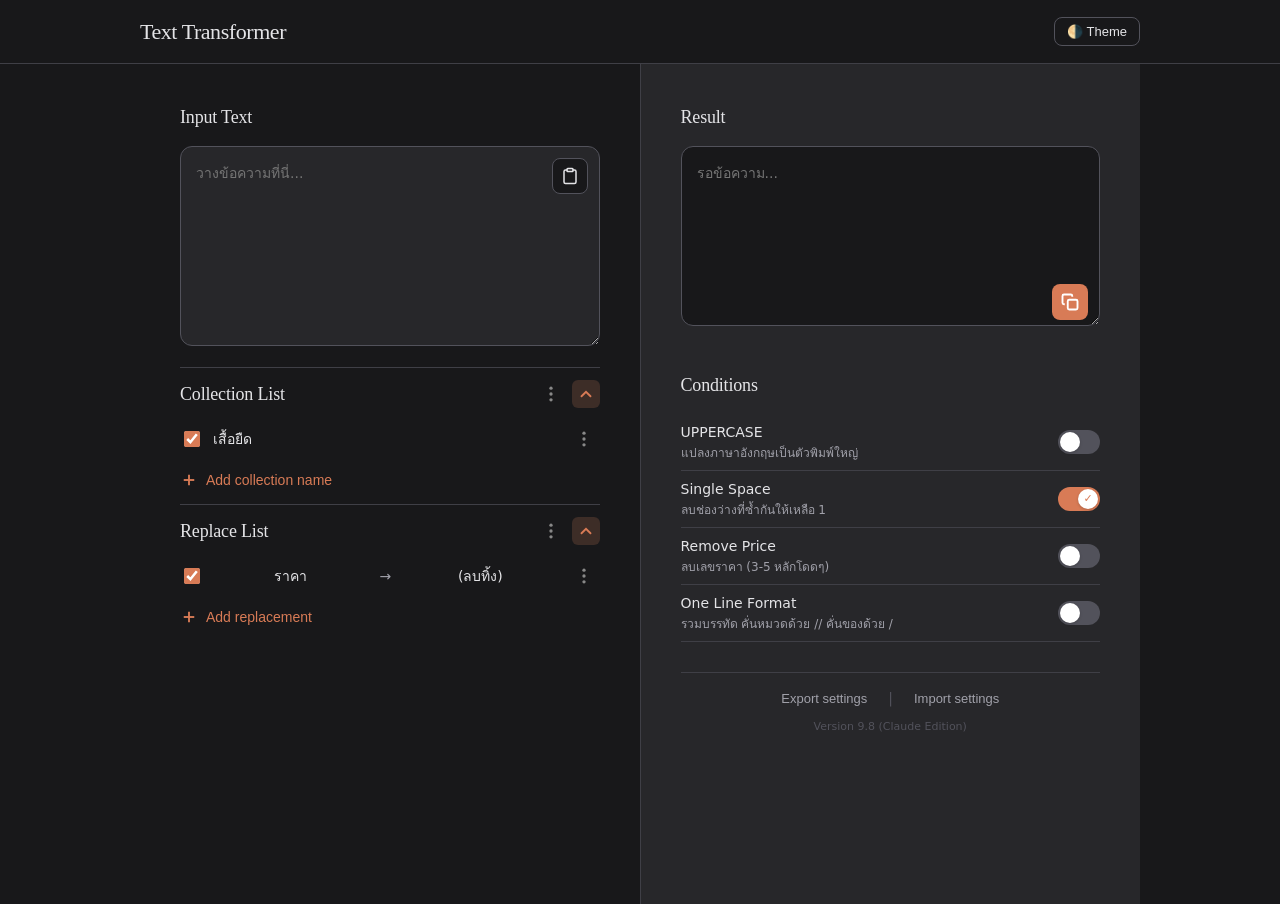
<file: dashboard.html>
<!DOCTYPE html>
<html lang="th" data-theme="dark">
<head>
    <meta charset="UTF-8">
    <meta name="viewport" content="width=device-width, initial-scale=1.0, maximum-scale=1.0, user-scalable=no">
    <title>Text Transformer V9.8</title>
    <style>
        /* --- Root & Theme (Claude UI Style) --- */
        :root {
            /* Claude Light Theme */
            --x-bg-main: #FAF9F6;
            --x-bg-subdued: #FFFFFF; 
            --x-border: #E5E3D8;
            --x-border-dark: #D4D2C7;
            --x-text-main: #2D2C28;
            --x-text-subdued: #76746A;
            --x-primary: #D97757; /* Claude Terracotta */
            --x-primary-hover: #C56648;
            --x-primary-light: #F4EBE6;
            --x-setting-gray: #888888;
            --x-danger: #D93B3B;
            --x-radius-base: 8px;
            --x-radius-large: 12px;
            --x-shadow-base: 0 2px 8px rgba(0, 0, 0, 0.04);
            --x-shadow-modal: 0 10px 30px rgba(0, 0, 0, 0.1);
            
            /* Claude Fonts */
            --x-font-family: "Söhne", ui-sans-serif, system-ui, -apple-system, BlinkMacSystemFont, "Segoe UI", Roboto, "Helvetica Neue", Arial, sans-serif;
            --x-font-serif: "Tiempos Text", "Tiempos", ui-serif, Georgia, Cambria, "Times New Roman", Times, serif;
        }

        [data-theme="dark"] {
            /* Claude Dark Theme */
            --x-bg-main: #18181A;
            --x-bg-subdued: #27272A;
            --x-border: #3F3F46;
            --x-border-dark: #52525B;
            --x-text-main: #E4E4E7;
            --x-text-subdued: #A1A1AA;
            --x-primary: #D87B56; 
            --x-primary-light: #3D2D27;
        }

        html { font-size: 62.5%; }
        body { 
            font-family: var(--x-font-family); font-size: 1.4rem; line-height: 1.5;
            margin: 0; background-color: var(--x-bg-main); color: var(--x-text-main);
            display: flex; flex-direction: column; min-height: 100vh; overflow-x: hidden;
            transition: background-color 0.3s, color 0.3s;
        }

        ::-webkit-scrollbar { width: 0.6rem; height: 0.6rem; }
        ::-webkit-scrollbar-track { background: transparent; }
        ::-webkit-scrollbar-thumb { background-color: var(--x-border-dark); border-radius: 1rem; }

        /* Header */
        .top-header { background: var(--x-bg-main); border-bottom: 1px solid var(--x-border); padding: 1.5rem 2rem; position: sticky; top:0; z-index: 1000;}
        .header-content { max-width: 1000px; margin: 0 auto; display: flex; justify-content: space-between; align-items: center; }
        /* ใช้ฟอนต์แบบ Serif ในส่วนโลโก้เพื่อให้ดูเป็น Claude */
        .header-logo { font-size: 2.2rem; font-family: var(--x-font-serif); font-weight: 500; color: var(--x-text-main); letter-spacing: -0.02em;}

        /* Layout */
        .layout-container { display: flex; flex: 1; width: 100%; max-width: 1000px; margin: 0 auto; align-items: flex-start;}
        .management-panel { flex: 1; padding: 4rem; box-sizing: border-box; }
        .summary-panel { 
            flex: 1; background-color: var(--x-bg-subdued); border-left: 1px solid var(--x-border);
            position: sticky; top: 6rem; height: calc(100vh - 6rem); padding: 4rem; box-sizing: border-box; overflow-y: auto;
        }

        /* --- Sections & Collapsible --- */
        /* ใช้ฟอนต์แบบ Serif สำหรับหัวข้อ */
        .section-title { font-size: 1.8rem; font-family: var(--x-font-serif); font-weight: 500; color: var(--x-text-main); margin: 0; letter-spacing: -0.01em;}
        .collapsible-section { border-top: 1px solid var(--x-border); padding-top: 1rem; margin-top: 1rem; }
        .section-header { display: flex; justify-content: space-between; align-items: center; padding-bottom: 0.5rem; }
        .header-actions { display: flex; gap: 0.5rem; align-items: center; }
        .chevron-box { 
            background: var(--x-primary-light); color: var(--x-primary); 
            width: 2.8rem; height: 2.8rem; border-radius: 0.6rem; 
            display: flex; align-items: center; justify-content: center; 
            transition: transform 0.3s cubic-bezier(0.4, 0, 0.2, 1); cursor: pointer;
        }
        .collapsible-section.collapsed .chevron-box { transform: rotate(180deg); }
        .collapsible-section.collapsed .section-body { display: none; }

        /* Textarea Style */
        .output-wrapper { position: relative; width: 100%; margin-bottom: 1.5rem;}
        textarea.final-output { 
            width: 100%; background: var(--x-bg-subdued); border: 1px solid var(--x-border-dark); 
            border-radius: var(--x-radius-large); padding: 1.5rem; padding-bottom: 1.5rem; 
            font-family: var(--x-font-family); font-size: 1.4rem; color: var(--x-text-main); resize: vertical; outline: none; box-sizing: border-box; transition: 0.2s;
        }
        textarea.final-output:focus { border-color: var(--x-primary); background: var(--x-bg-main); box-shadow: 0 0 0 2px var(--x-primary-light);}
        
        .btn-copy-inline {
            position: absolute; bottom: 1.2rem; right: 1.2rem;
            background: var(--x-primary); color: white; border: none;
            width: 3.6rem; height: 3.6rem; border-radius: var(--x-radius-base);
            display: flex; align-items: center; justify-content: center;
            cursor: pointer; transition: 0.2s;
        }
        .btn-copy-inline:hover { background: var(--x-primary-hover); }
        .btn-paste-inline { top: 1.2rem; bottom: auto; background: var(--x-bg-main); border: 1px solid var(--x-border-dark); color: var(--x-text-main); }
        .btn-paste-inline:hover { background: var(--x-bg-subdued); }

        /* --- iOS Toggle Switch --- */
        .shipping-item { display: flex; align-items: center; padding: 0.8rem 0; border-bottom: 1px solid var(--x-border); gap: 1rem; }
        .shipping-item:last-child { border-bottom: none; }
        .shipping-text { flex: 1; }
        .shipping-title { font-size: 1.4rem; font-weight: 500; color: var(--x-text-main); }
        .shipping-subtitle { font-size: 1.2rem; color: var(--x-text-subdued); margin-top: 0.1rem;}
        
        .ios-switch { position: relative; display: inline-block; width: 4.2rem; height: 2.4rem; flex-shrink: 0; }
        .ios-switch input { opacity: 0; width: 0; height: 0; }
        .slider { position: absolute; inset: 0; background-color: var(--x-border-dark); border-radius: 3rem; transition: .3s; cursor: pointer;}
        .slider:before { 
            position: absolute; content: ""; height: 2rem; width: 2rem; left: 0.2rem; bottom: 0.2rem; 
            background-color: white; border-radius: 50%; transition: .3s; 
            display: flex; align-items: center; justify-content: center; box-shadow: 0 1px 3px rgba(0,0,0,0.2);
            font-size: 1.1rem; font-weight: bold;
        }
        input:checked + .slider { background-color: var(--x-primary); }
        input:checked + .slider:before { transform: translateX(1.8rem); content: '✓'; color: var(--x-primary); }

        /* --- List --- */
        .list-item-row { display: flex; align-items: center; gap: 1rem; padding: 0.8rem 0; border-bottom: 1px solid var(--x-border); background: transparent; }
        .list-item-row:last-child { border-bottom: none; }
        .list-info { flex: 1; font-size: 1.4rem; color: var(--x-text-main); width: 100%;}
        .list-info.grid-mode { display: grid; grid-template-columns: 1fr 2rem 1fr; gap: 0.8rem; align-items: center; }
        .list-pill { font-weight: 400; white-space: nowrap; overflow: hidden; text-overflow: ellipsis; background: transparent; border: none; padding: 0; width: 100%; }
        .list-pill.center-text { text-align: center; }
        .btn-add { width: 100%; text-align: left; background: transparent; border: none; color: var(--x-primary); font-size: 1.4rem; cursor: pointer; padding: 0.8rem 0 0.5rem 0; display: flex; align-items: center; gap: 0.8rem; font-weight: 500; }
        .btn-add svg { stroke-width: 2.5; width: 1.8rem; height: 1.8rem; }

        /* --- Dropdown --- */
        .dropdown-container { position: relative; display: inline-block; }
        .dropdown-menu { position: absolute; right: 0; top: calc(100% + 8px); background: var(--x-bg-main); border: 1px solid var(--x-border); border-radius: var(--x-radius-base); box-shadow: var(--x-shadow-base); z-index: 2000; min-width: 140px; display: none; flex-direction: column; padding: 8px 0; }
        .dropdown-menu.show { display: flex; }
        .dropdown-item { padding: 10px 16px; cursor: pointer; font-size: 1.4rem; color: var(--x-text-main); transition: 0.2s; white-space: nowrap;}
        .dropdown-item:hover { background: var(--x-bg-subdued); }
        .dropdown-item.delete { color: var(--x-danger); }
        .option-btn { width: 3.2rem; height: 3.2rem; background: transparent; color: var(--x-setting-gray); border-radius: 50%; display: flex; align-items: center; justify-content: center; border: none; cursor: pointer; padding: 0; transition: 0.2s; }
        .option-btn:hover { background: var(--x-bg-subdued); color: var(--x-text-main); }

        /* --- Modal Popup System --- */
        .modal-overlay { position: fixed; inset: 0; background: rgba(0,0,0,0.5); z-index: 3000; display: none; align-items: center; justify-content: center; opacity: 0; transition: 0.3s; }
        .modal-overlay.show { display: flex; opacity: 1; }
        .modal-overlay.top-tier { z-index: 4000; } 
        .modal-content { background: var(--x-bg-main); border-radius: var(--x-radius-large); width: 100%; max-width: 400px; box-shadow: var(--x-shadow-modal); overflow: hidden; transform: translateY(20px); transition: 0.3s; border: 1px solid var(--x-border); }
        .modal-header { padding: 2rem; border-bottom: 1px solid var(--x-border); font-size: 1.6rem; font-weight: 500; font-family: var(--x-font-serif); color: var(--x-text-main); }
        .modal-body { padding: 2rem; display: flex; flex-direction: column; gap: 1.5rem; }
        .modal-body label { font-size: 1.3rem; color: var(--x-text-subdued); font-weight: 500; margin-bottom: -0.5rem;}
        .modal-body input { width: 100%; background: transparent; border: 1px solid var(--x-border-dark); padding: 1.2rem; border-radius: var(--x-radius-base); color: var(--x-text-main); font-size: 1.4rem; box-sizing: border-box; transition: 0.2s;}
        .modal-body input:focus { border-color: var(--x-primary); outline: none; box-shadow: 0 0 0 2px var(--x-primary-light);}
        .modal-footer { padding: 1.5rem 2rem; border-top: 1px solid var(--x-border); display: flex; justify-content: flex-end; gap: 1rem; background: var(--x-bg-subdued);}
        .btn-modal { padding: 1rem 1.6rem; border-radius: var(--x-radius-base); border: 1px solid var(--x-border-dark); background: var(--x-bg-main); color: var(--x-text-main); cursor: pointer; font-size: 1.4rem; font-weight: 500; transition: 0.2s;}
        .btn-modal:hover { background: var(--x-bg-subdued); }
        .btn-modal.save { background: var(--x-primary); color: white; border-color: var(--x-primary); }
        .btn-modal.save:hover { background: var(--x-primary-hover); }
        .btn-text-btn { background: none; border: none; color: var(--x-primary); font-size: 1.2rem; cursor: pointer; padding: 0; font-weight: 500;}

        /* Footer */
        .footer-links { display: flex; gap: 1.5rem; justify-content: center; align-items: center; margin-top: 3rem; padding-top: 1.5rem; border-top: 1px solid var(--x-border); }
        .btn-text { background: none; border: none; color: var(--x-text-subdued); cursor: pointer; font-size: 1.3rem; transition: 0.2s;}
        .btn-text:hover { color: var(--x-text-main); }

        @media (max-width: 800px) {
            .layout-container { flex-direction: column; }
            .summary-panel { position: static; height: auto; border-left: none; width: 100%; border-top: 1px solid var(--x-border); padding: 3rem 2rem;}
            .management-panel { padding: 3rem 2rem; width: 100%; }
        }
    </style>
</head>
<body>

    <header class="top-header">
        <div class="header-content">
            <div class="header-logo">Text Transformer</div>
            <button onclick="toggleTheme()" style="background:none; border:1px solid var(--x-border-dark); padding:0.6rem 1.2rem; border-radius:var(--x-radius-base); cursor:pointer; color:inherit; font-weight:500; font-size: 1.3rem;">🌗 Theme</button>
        </div>
    </header>

    <div class="layout-container">
        <main class="management-panel">
            <div style="margin-bottom: 1.5rem;"><h2 class="section-title">Input Text</h2></div>
            <div class="output-wrapper">
                <textarea id="inputText" class="final-output" style="min-height: 200px;" placeholder="วางข้อความที่นี่..." oninput="processText()"></textarea>
                <button class="btn-copy-inline btn-paste-inline" onclick="pasteText()" title="Paste Text">
                    <svg width="18" height="18" viewBox="0 0 24 24" fill="none" stroke="currentColor" stroke-width="2" stroke-linecap="round" stroke-linejoin="round"><path d="M16 4h2a2 2 0 0 1 2 2v14a2 2 0 0 1-2 2H6a2 2 0 0 1-2-2V6a2 2 0 0 1 2-2h2"></path><rect x="8" y="2" width="8" height="4" rx="1" ry="1"></rect></svg>
                </button>
            </div>

            <div class="collapsible-section" id="sec-collection">
                <div class="section-header">
                    <h2 class="section-title">Collection List</h2>
                    <div class="header-actions">
                        <div class="dropdown-container">
                            <button class="option-btn" onclick="toggleDropdown(event, this)">
                                <svg viewBox="0 0 24 24" width="20" height="20" fill="currentColor"><circle cx="12" cy="5" r="2"/><circle cx="12" cy="12" r="2"/><circle cx="12" cy="19" r="2"/></svg>
                            </button>
                            <div class="dropdown-menu">
                                <div class="dropdown-item" onclick="bulkAction('collection', 'selectAll')">Select All</div>
                                <div class="dropdown-item" onclick="bulkAction('collection', 'deselectAll')">Deselect All</div>
                                <div class="dropdown-item delete" onclick="bulkAction('collection', 'deleteSelected')">Delete Selected</div>
                            </div>
                        </div>
                        <div class="chevron-box" onclick="toggleSection('sec-collection')">
                            <svg width="18" height="18" viewBox="0 0 24 24" fill="none" stroke="currentColor" stroke-width="2.5" stroke-linecap="round"><polyline points="18 15 12 9 6 15"></polyline></svg>
                        </div>
                    </div>
                </div>
                <div class="section-body">
                    <div id="collectionInputs"></div>
                    <button class="btn-add" onclick="openModal('collection')">
                        <svg viewBox="0 0 24 24" fill="none" stroke="currentColor"><line x1="12" y1="5" x2="12" y2="19"></line><line x1="5" y1="12" x2="19" y2="12"></line></svg>
                        Add collection name
                    </button>
                </div>
            </div>

            <div class="collapsible-section" id="sec-replace">
                <div class="section-header">
                    <h2 class="section-title">Replace List</h2>
                    <div class="header-actions">
                        <div class="dropdown-container">
                            <button class="option-btn" onclick="toggleDropdown(event, this)">
                                <svg viewBox="0 0 24 24" width="20" height="20" fill="currentColor"><circle cx="12" cy="5" r="2"/><circle cx="12" cy="12" r="2"/><circle cx="12" cy="19" r="2"/></svg>
                            </button>
                            <div class="dropdown-menu">
                                <div class="dropdown-item" onclick="bulkAction('replace', 'selectAll')">Select All</div>
                                <div class="dropdown-item" onclick="bulkAction('replace', 'deselectAll')">Deselect All</div>
                                <div class="dropdown-item delete" onclick="bulkAction('replace', 'deleteSelected')">Delete Selected</div>
                            </div>
                        </div>
                        <div class="chevron-box" onclick="toggleSection('sec-replace')">
                            <svg width="18" height="18" viewBox="0 0 24 24" fill="none" stroke="currentColor" stroke-width="2.5" stroke-linecap="round"><polyline points="18 15 12 9 6 15"></polyline></svg>
                        </div>
                    </div>
                </div>
                <div class="section-body">
                    <div id="replaceInputs"></div>
                    <button class="btn-add" onclick="openModal('replace')">
                        <svg viewBox="0 0 24 24" fill="none" stroke="currentColor"><line x1="12" y1="5" x2="12" y2="19"></line><line x1="5" y1="12" x2="19" y2="12"></line></svg>
                        Add replacement
                    </button>
                </div>
            </div>
        </main>

        <aside class="summary-panel">
            <h2 class="section-title" style="margin-top:0; margin-bottom: 1.5rem;">Result</h2>
            <div class="output-wrapper" style="margin-bottom: 0;">
                <textarea id="outputText" class="final-output" style="min-height: 180px; background: var(--x-bg-main);" readonly placeholder="รอข้อความ..."></textarea>
                <button class="btn-copy-inline" onclick="copyText(this)" title="Copy Result">
                    <svg width="18" height="18" viewBox="0 0 24 24" fill="none" stroke="currentColor" stroke-width="2.5"><rect x="9" y="9" width="13" height="13" rx="2" ry="2"></rect><path d="M5 15H4a2 2 0 0 1-2-2V4a2 2 0 0 1 2-2h9a2 2 0 0 1 2 2v1"></path></svg>
                </button>
            </div>
            <h2 class="section-title" style="margin-top:4rem; margin-bottom: 1.5rem;">Conditions</h2>

            <div class="shipping-item">
                <div class="shipping-text">
                    <div class="shipping-title">UPPERCASE</div>
                    <div class="shipping-subtitle">แปลงภาษาอังกฤษเป็นตัวพิมพ์ใหญ่</div>
                </div>
                <label class="ios-switch"><input type="checkbox" class="save-state" id="opt_upper" onchange="processText()"><span class="slider"></span></label>
            </div>
            
            <div class="shipping-item">
                <div class="shipping-text">
                    <div class="shipping-title">Single Space</div>
                    <div class="shipping-subtitle">ลบช่องว่างที่ซ้ำกันให้เหลือ 1</div>
                </div>
                <label class="ios-switch"><input type="checkbox" class="save-state" id="opt_clean_space" onchange="processText()" checked><span class="slider"></span></label>
            </div>
            
            <div class="shipping-item">
                <div class="shipping-text">
                    <div class="shipping-title">Remove Price</div>
                    <div class="shipping-subtitle">ลบเลขราคา (3-5 หลักโดดๆ)</div>
                </div>
                <label class="ios-switch"><input type="checkbox" class="save-state" id="opt_remove_prices" onchange="processText()"><span class="slider"></span></label>
            </div>

            <div class="shipping-item">
                <div class="shipping-text">
                    <div class="shipping-title">One Line Format</div>
                    <div class="shipping-subtitle">รวมบรรทัด คั่นหมวดด้วย // คั่นของด้วย /</div>
                </div>
                <label class="ios-switch"><input type="checkbox" class="save-state" id="opt_one_line" onchange="processText()"><span class="slider"></span></label>
            </div>
            <div class="footer-links">
                <button class="btn-text" onclick="exportData()">Export settings</button>
                <span style="color:var(--x-border-dark);">|</span>
                <button class="btn-text" onclick="importData()">Import settings</button>
            </div>
            <div style="text-align: center; color: var(--x-border-dark); font-size: 1.1rem; margin-top: 1rem; font-family: var(--x-font-family);">Version 9.8 (Claude Edition)</div>
        </aside>
    </div>

    <div class="modal-overlay" id="generalModal">
        <div class="modal-content">
            <div class="modal-header" id="modalTitle">Add Item</div>
            <div class="modal-body">
                <div><label id="lblFrom">ข้อความ</label><input type="text" id="modalFrom" placeholder="..."></div>
                <div id="modalToContainer">
                    <label>เปลี่ยนเป็น (To)</label>
                    <input type="text" id="modalTo" placeholder="เว้นว่าง = ลบทิ้ง">
                    <div style="margin-top:0.8rem;">
                        <button class="btn-text-btn" onclick="document.getElementById('modalTo').value='(space)'">+ แทนที่ด้วยช่องว่าง</button>
                    </div>
                </div>
            </div>
            <div class="modal-footer">
                <button class="btn-modal" onclick="closeModal()">Cancel</button>
                <button class="btn-modal save" onclick="saveModal()">Save</button>
            </div>
        </div>
    </div>

    <div class="modal-overlay top-tier" id="sysModal">
        <div class="modal-content">
            <div class="modal-header" id="sysModalTitle">Alert</div>
            <div class="modal-body"><div id="sysModalMessage"></div><input type="text" id="sysModalInput" style="display:none; width: 100%;"></div>
            <div class="modal-footer">
                <button class="btn-modal" id="sysModalCancel" onclick="closeSysModal()">Cancel</button>
                <button class="btn-modal save" id="sysModalConfirm">OK</button>
            </div>
        </div>
    </div>

    <script>
        let currentEditingRow = null;
        let currentModalMode = 'replace';

        const savedTheme = localStorage.getItem('tt_theme') || 'dark';
        document.documentElement.setAttribute('data-theme', savedTheme);

        function toggleTheme() {
            const current = document.documentElement.getAttribute('data-theme');
            const target = current === 'dark' ? 'light' : 'dark';
            document.documentElement.setAttribute('data-theme', target);
            localStorage.setItem('tt_theme', target);
        }

        function showSystemModal(config) {
            document.getElementById('sysModalTitle').innerText = config.title || 'Notification';
            const msgEl = document.getElementById('sysModalMessage');
            if(config.message) { msgEl.innerHTML = config.message; msgEl.style.display = 'block'; }
            else { msgEl.style.display = 'none'; }
            const inpEl = document.getElementById('sysModalInput');
            if(config.type === 'prompt') { inpEl.style.display = 'block'; inpEl.value = config.value || ''; if(config.readonly) inpEl.setAttribute('readonly', 'true'); else inpEl.removeAttribute('readonly'); }
            else { inpEl.style.display = 'none'; }
            if(config.hideCancel) document.getElementById('sysModalCancel').style.display = 'none';
            else document.getElementById('sysModalCancel').style.display = 'block';
            sysModalCallback = config.onConfirm || null;
            document.getElementById('sysModal').classList.add('show');
            if(config.type === 'prompt' && !config.readonly) setTimeout(() => inpEl.focus(), 100);
        }
        function closeSysModal() { document.getElementById('sysModal').classList.remove('show'); }
        document.getElementById('sysModalConfirm').onclick = () => {
            let val = document.getElementById('sysModalInput').value;
            if (sysModalCallback) sysModalCallback(val);
            closeSysModal();
        };

        function toggleSection(id) {
            document.getElementById(id).classList.toggle('collapsed');
            saveSettings(); 
        }

        function toggleDropdown(e, btn) {
            e.stopPropagation();
            const menu = btn.nextElementSibling;
            const isShowing = menu.classList.contains('show');
            document.querySelectorAll('.dropdown-menu').forEach(m => m.classList.remove('show'));
            if (!isShowing) menu.classList.add('show');
        }
        window.onclick = () => document.querySelectorAll('.dropdown-menu').forEach(m => m.classList.remove('show'));

        function bulkAction(type, action) {
            const containerId = type === 'collection' ? 'collectionInputs' : 'replaceInputs';
            const container = document.getElementById(containerId);
            if (action === 'selectAll') { container.querySelectorAll('.list-check').forEach(cb => cb.checked = true); processText(); }
            else if (action === 'deselectAll') { container.querySelectorAll('.list-check').forEach(cb => cb.checked = false); processText(); }
            else if (action === 'deleteSelected') {
                const selected = Array.from(container.querySelectorAll('.list-item-row')).filter(r => r.querySelector('.list-check').checked);
                if (selected.length > 0) showSystemModal({ title: 'Confirm Delete', message: `ลบ ${selected.length} รายการที่เลือก?`, onConfirm: () => { selected.forEach(r => r.remove()); processText(); }});
            }
        }

        function renderListRow(mode, from, to = "", checked = true) {
            const container = document.getElementById(mode === 'replace' ? 'replaceInputs' : 'collectionInputs');
            const row = document.createElement('div');
            row.className = 'list-item-row';
            let infoHtml = mode === 'replace' ? 
                `<div class="list-info grid-mode"><div class="list-pill center-text rep-from-text">${from}</div><div style="color:var(--x-text-subdued); text-align:center;">→</div><div class="list-pill center-text rep-to-text">${to || '(ลบทิ้ง)'}</div></div>` :
                `<div class="list-info block-mode"><div class="list-pill left-text rep-from-text">${from}</div></div>`;
            row.innerHTML = `<input type="checkbox" class="list-check" ${checked ? 'checked' : ''} onchange="processText()" style="width:1.6rem; height:1.6rem; accent-color: var(--x-primary);"><div style="flex:1;">${infoHtml}</div><input type="hidden" class="val-from" value="${from}">${mode === 'replace' ? `<input type="hidden" class="val-to" value="${to}">` : ''}<div class="dropdown-container"><button class="option-btn" onclick="toggleDropdown(event, this)"><svg viewBox="0 0 24 24" width="20" height="20" fill="currentColor"><circle cx="12" cy="5" r="2"/><circle cx="12" cy="12" r="2"/><circle cx="12" cy="19" r="2"/></svg></button><div class="dropdown-menu"><div class="dropdown-item edit" onclick="openModal('${mode}', this)">Edit</div><div class="dropdown-item delete" onclick="deleteListRow(this)">Delete</div></div></div>`;
            container.appendChild(row);
        }

        function deleteListRow(btn) { btn.closest('.list-item-row').remove(); processText(); }

        function openModal(mode, btn = null) {
            currentModalMode = mode;
            currentEditingRow = btn ? btn.closest('.list-item-row') : null;
            document.getElementById('modalTitle').innerText = mode === 'replace' ? 'Replacement' : 'Collection';
            document.getElementById('modalToContainer').style.display = mode === 'replace' ? 'block' : 'none';
            document.getElementById('modalFrom').value = currentEditingRow ? currentEditingRow.querySelector('.val-from').value : '';
            if(mode === 'replace') document.getElementById('modalTo').value = currentEditingRow ? currentEditingRow.querySelector('.val-to').value : '';
            document.getElementById('generalModal').classList.add('show');
        }

        function closeModal() { document.getElementById('generalModal').classList.remove('show'); }

        function saveModal() {
            const from = document.getElementById('modalFrom').value.trim();
            const to = document.getElementById('modalTo').value.trim();
            if(!from) return;
            if(currentEditingRow) {
                currentEditingRow.querySelector('.val-from').value = from;
                currentEditingRow.querySelector('.rep-from-text').innerText = from;
                if(currentModalMode === 'replace') {
                    currentEditingRow.querySelector('.val-to').value = to;
                    currentEditingRow.querySelector('.rep-to-text').innerText = to || '(ลบทิ้ง)';
                }
            } else renderListRow(currentModalMode, from, to, true);
            closeModal(); processText();
        }

        // --- Core Logic V9.8 ---
        function processText() {
            let originalText = document.getElementById('inputText').value;
            let text = originalText;

            // 1. Replace List
            document.querySelectorAll('#replaceInputs .list-item-row').forEach(row => {
                if (row.querySelector('.list-check').checked) {
                    const from = row.querySelector('.val-from').value;
                    let to = row.querySelector('.val-to').value;
                    
                    if (to === '(space)') to = ' ';

                    if (from) {
                        const escapedFrom = from.replace(/[.*+?^${}()|[\]\\]/g, '\\$&');
                        text = text.replace(new RegExp(escapedFrom, 'gi'), to);
                    }
                }
            });

            // 2. Detect Collections 
            let activeCols = Array.from(document.querySelectorAll('#collectionInputs .list-item-row'))
                .filter(r => r.querySelector('.list-check').checked)
                .map(r => r.querySelector('.val-from').value.toUpperCase());

            let lines = text.split('\n').map(s => s.trim()).filter(s => s !== '');
            let blocks = [];
            let currentBlock = { colName: "", items: [] };

            for (let line of lines) {
                let isCollection = activeCols.find(c => line.toUpperCase().includes(c));
                if (isCollection) {
                    if (currentBlock.colName || currentBlock.items.length > 0) blocks.push(currentBlock);
                    currentBlock = { colName: line, items: [] };
                } else {
                    currentBlock.items.push(line);
                }
            }
            if (currentBlock.colName || currentBlock.items.length > 0) blocks.push(currentBlock);

            // 3. Formatting
            let isOneLine = document.getElementById('opt_one_line').checked;
            let formattedBlocks = blocks.map(block => {
                if (block.items.length === 0) return block.colName ? `${block.colName} =` : "";
                
                let itemsStr = isOneLine ? block.items.join(' / ') : block.items.join('\n');
                
                return block.colName ? (isOneLine ? `${block.colName} = ${itemsStr}` : `${block.colName} =\n${itemsStr}`) : itemsStr;
            }).filter(str => str !== "");

            let final = isOneLine ? formattedBlocks.join(' // ') : formattedBlocks.join('\n');

            // 4. Conditions
            if (document.getElementById('opt_upper').checked) final = final.toUpperCase();
            
            if (document.getElementById('opt_remove_prices').checked) {
                final = final.replace(/(^|\s)\d{3,5}(\s|$)/g, '$1$2');
            }

            if (document.getElementById('opt_clean_space').checked) {
                final = final.replace(/ {2,}/g, ' ');
            }

            document.getElementById('outputText').value = final.replace(/ = \/\/ /g, ' = ').replace(/ = \/ /g, ' = ').replace(/ = $/g, ' =').trim();
            saveSettings();
        }

        function saveSettings() {
            const settings = { options: {}, replaceList: [], collectionList: [], layout: {} };
            document.querySelectorAll('.save-state').forEach(el => settings.options[el.id] = el.checked);
            settings.layout = { col: document.getElementById('sec-collection').classList.contains('collapsed'), rep: document.getElementById('sec-replace').classList.contains('collapsed') };
            document.querySelectorAll('#replaceInputs .list-item-row').forEach(r => settings.replaceList.push({ f: r.querySelector('.val-from').value, t: r.querySelector('.val-to').value, a: r.querySelector('.list-check').checked }));
            document.querySelectorAll('#collectionInputs .list-item-row').forEach(r => settings.collectionList.push({ f: r.querySelector('.val-from').value, a: r.querySelector('.list-check').checked }));
            localStorage.setItem('tt_config_v9_8', JSON.stringify(settings));
        }

        function loadSettings() {
            const saved = localStorage.getItem('tt_config_v9_8') || localStorage.getItem('tt_config_v9_7');
            if (saved) {
                const config = JSON.parse(saved);
                for (let id in config.options) if (document.getElementById(id)) document.getElementById(id).checked = config.options[id];
                if(config.layout.col) document.getElementById('sec-collection').classList.add('collapsed');
                if(config.layout.rep) document.getElementById('sec-replace').classList.add('collapsed');
                document.getElementById('replaceInputs').innerHTML = ''; document.getElementById('collectionInputs').innerHTML = '';
                config.replaceList.forEach(i => renderListRow('replace', i.f, i.t, i.a));
                config.collectionList.forEach(i => renderListRow('collection', i.f, "", i.a));
            } else {
                renderListRow('replace', "ราคา", ""); renderListRow('collection', "เสื้อยืด", "");
            }
            processText();
        }

        function exportData() {
            const encoded = btoa(encodeURIComponent(localStorage.getItem('tt_config_v9_8')));
            showSystemModal({ type: 'prompt', title: 'Export', message: 'คัดลอกรหัสนี้ไปใช้ Import:', value: encoded, readonly: true, hideCancel: true });
        }

        function importData() {
            showSystemModal({ type: 'prompt', title: 'Import', message: 'วางรหัส Export ที่นี่:', onConfirm: (code) => {
                try { const decoded = decodeURIComponent(atob(code)); JSON.parse(decoded); localStorage.setItem('tt_config_v9_8', decoded); loadSettings(); } catch(e) {}
            }});
        }

        async function pasteText() { try { document.getElementById('inputText').value = await navigator.clipboard.readText(); processText(); } catch (e) {} }
        function copyText(btn) { const el = document.getElementById('outputText'); el.select(); document.execCommand('copy'); window.getSelection().removeAllRanges(); btn.style.transform = 'scale(0.9)'; setTimeout(() => btn.style.transform = 'scale(1)', 150); }

        window.onload = loadSettings;
    </script>
</body>
</html>
</file>
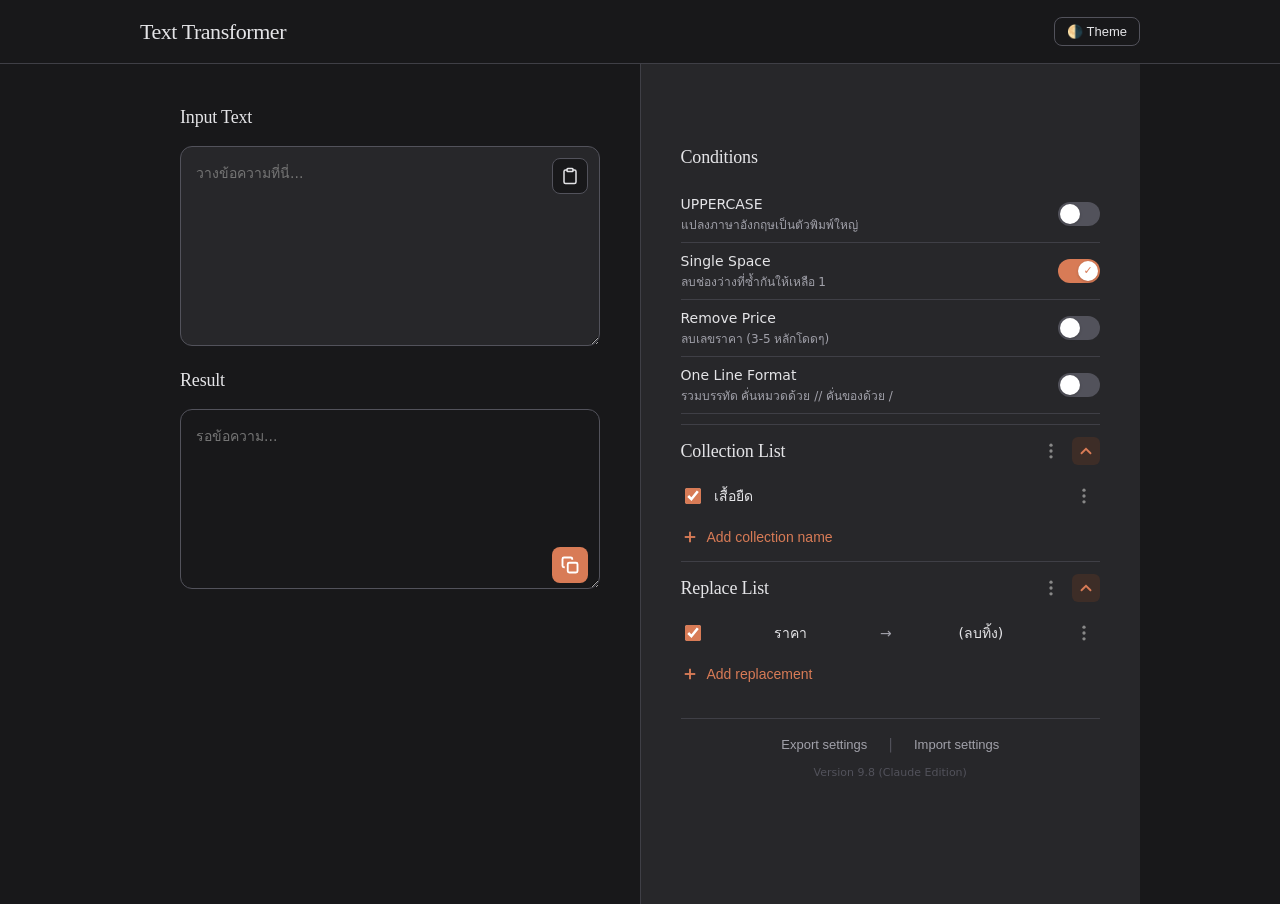
<file: dashboard_m.html>
<!DOCTYPE html>
<html lang="th" data-theme="dark">
<head>
    <meta charset="UTF-8">
    <meta name="viewport" content="width=device-width, initial-scale=1.0, maximum-scale=1.0, user-scalable=no">
    <title>Text Transformer V9.8</title>
    <style>
        /* --- Root & Theme (Claude UI Style) --- */
        :root {
            /* Claude Light Theme */
            --x-bg-main: #FAF9F6;
            --x-bg-subdued: #FFFFFF; 
            --x-border: #E5E3D8;
            --x-border-dark: #D4D2C7;
            --x-text-main: #2D2C28;
            --x-text-subdued: #76746A;
            --x-primary: #D97757; /* Claude Terracotta */
            --x-primary-hover: #C56648;
            --x-primary-light: #F4EBE6;
            --x-setting-gray: #888888;
            --x-danger: #D93B3B;
            --x-radius-base: 8px;
            --x-radius-large: 12px;
            --x-shadow-base: 0 2px 8px rgba(0, 0, 0, 0.04);
            --x-shadow-modal: 0 10px 30px rgba(0, 0, 0, 0.1);
            
            /* Claude Fonts */
            --x-font-family: "Söhne", ui-sans-serif, system-ui, -apple-system, BlinkMacSystemFont, "Segoe UI", Roboto, "Helvetica Neue", Arial, sans-serif;
            --x-font-serif: "Tiempos Text", "Tiempos", ui-serif, Georgia, Cambria, "Times New Roman", Times, serif;
        }

        [data-theme="dark"] {
            /* Claude Dark Theme */
            --x-bg-main: #18181A;
            --x-bg-subdued: #27272A;
            --x-border: #3F3F46;
            --x-border-dark: #52525B;
            --x-text-main: #E4E4E7;
            --x-text-subdued: #A1A1AA;
            --x-primary: #D87B56; 
            --x-primary-light: #3D2D27;
        }

        html { font-size: 62.5%; }
        body { 
            font-family: var(--x-font-family); font-size: 1.4rem; line-height: 1.5;
            margin: 0; background-color: var(--x-bg-main); color: var(--x-text-main);
            display: flex; flex-direction: column; min-height: 100vh; overflow-x: hidden;
            transition: background-color 0.3s, color 0.3s;
        }

        ::-webkit-scrollbar { width: 0.6rem; height: 0.6rem; }
        ::-webkit-scrollbar-track { background: transparent; }
        ::-webkit-scrollbar-thumb { background-color: var(--x-border-dark); border-radius: 1rem; }

        /* Header */
        .top-header { background: var(--x-bg-main); border-bottom: 1px solid var(--x-border); padding: 1.5rem 2rem; position: sticky; top:0; z-index: 1000;}
        .header-content { max-width: 1000px; margin: 0 auto; display: flex; justify-content: space-between; align-items: center; }
        /* ใช้ฟอนต์แบบ Serif ในส่วนโลโก้เพื่อให้ดูเป็น Claude */
        .header-logo { font-size: 2.2rem; font-family: var(--x-font-serif); font-weight: 500; color: var(--x-text-main); letter-spacing: -0.02em;}

        /* Layout */
        .layout-container { display: flex; flex: 1; width: 100%; max-width: 1000px; margin: 0 auto; align-items: flex-start;}
        .management-panel { flex: 1; padding: 4rem; box-sizing: border-box; }
        .summary-panel { 
            flex: 1; background-color: var(--x-bg-subdued); border-left: 1px solid var(--x-border);
            position: sticky; top: 6rem; height: calc(100vh - 6rem); padding: 4rem; box-sizing: border-box; overflow-y: auto;
        }

        /* --- Sections & Collapsible --- */
        /* ใช้ฟอนต์แบบ Serif สำหรับหัวข้อ */
        .section-title { font-size: 1.8rem; font-family: var(--x-font-serif); font-weight: 500; color: var(--x-text-main); margin: 0; letter-spacing: -0.01em;}
        .collapsible-section { border-top: 1px solid var(--x-border); padding-top: 1rem; margin-top: 1rem; }
        .section-header { display: flex; justify-content: space-between; align-items: center; padding-bottom: 0.5rem; }
        .header-actions { display: flex; gap: 0.5rem; align-items: center; }
        .chevron-box { 
            background: var(--x-primary-light); color: var(--x-primary); 
            width: 2.8rem; height: 2.8rem; border-radius: 0.6rem; 
            display: flex; align-items: center; justify-content: center; 
            transition: transform 0.3s cubic-bezier(0.4, 0, 0.2, 1); cursor: pointer;
        }
        .collapsible-section.collapsed .chevron-box { transform: rotate(180deg); }
        .collapsible-section.collapsed .section-body { display: none; }

        /* Textarea Style */
        .output-wrapper { position: relative; width: 100%; margin-bottom: 1.5rem;}
        textarea.final-output { 
            width: 100%; background: var(--x-bg-subdued); border: 1px solid var(--x-border-dark); 
            border-radius: var(--x-radius-large); padding: 1.5rem; padding-bottom: 1.5rem; 
            font-family: var(--x-font-family); font-size: 1.4rem; color: var(--x-text-main); resize: vertical; outline: none; box-sizing: border-box; transition: 0.2s;
        }
        textarea.final-output:focus { border-color: var(--x-primary); background: var(--x-bg-main); box-shadow: 0 0 0 2px var(--x-primary-light);}
        
        .btn-copy-inline {
            position: absolute; bottom: 1.2rem; right: 1.2rem;
            background: var(--x-primary); color: white; border: none;
            width: 3.6rem; height: 3.6rem; border-radius: var(--x-radius-base);
            display: flex; align-items: center; justify-content: center;
            cursor: pointer; transition: 0.2s;
        }
        .btn-copy-inline:hover { background: var(--x-primary-hover); }
        .btn-paste-inline { top: 1.2rem; bottom: auto; background: var(--x-bg-main); border: 1px solid var(--x-border-dark); color: var(--x-text-main); }
        .btn-paste-inline:hover { background: var(--x-bg-subdued); }

        /* --- iOS Toggle Switch --- */
        .shipping-item { display: flex; align-items: center; padding: 0.8rem 0; border-bottom: 1px solid var(--x-border); gap: 1rem; }
        .shipping-item:last-child { border-bottom: none; }
        .shipping-text { flex: 1; }
        .shipping-title { font-size: 1.4rem; font-weight: 500; color: var(--x-text-main); }
        .shipping-subtitle { font-size: 1.2rem; color: var(--x-text-subdued); margin-top: 0.1rem;}
        
        .ios-switch { position: relative; display: inline-block; width: 4.2rem; height: 2.4rem; flex-shrink: 0; }
        .ios-switch input { opacity: 0; width: 0; height: 0; }
        .slider { position: absolute; inset: 0; background-color: var(--x-border-dark); border-radius: 3rem; transition: .3s; cursor: pointer;}
        .slider:before { 
            position: absolute; content: ""; height: 2rem; width: 2rem; left: 0.2rem; bottom: 0.2rem; 
            background-color: white; border-radius: 50%; transition: .3s; 
            display: flex; align-items: center; justify-content: center; box-shadow: 0 1px 3px rgba(0,0,0,0.2);
            font-size: 1.1rem; font-weight: bold;
        }
        input:checked + .slider { background-color: var(--x-primary); }
        input:checked + .slider:before { transform: translateX(1.8rem); content: '✓'; color: var(--x-primary); }

        /* --- List --- */
        .list-item-row { display: flex; align-items: center; gap: 1rem; padding: 0.8rem 0; border-bottom: 1px solid var(--x-border); background: transparent; }
        .list-item-row:last-child { border-bottom: none; }
        .list-info { flex: 1; font-size: 1.4rem; color: var(--x-text-main); width: 100%;}
        .list-info.grid-mode { display: grid; grid-template-columns: 1fr 2rem 1fr; gap: 0.8rem; align-items: center; }
        .list-pill { font-weight: 400; white-space: nowrap; overflow: hidden; text-overflow: ellipsis; background: transparent; border: none; padding: 0; width: 100%; }
        .list-pill.center-text { text-align: center; }
        .btn-add { width: 100%; text-align: left; background: transparent; border: none; color: var(--x-primary); font-size: 1.4rem; cursor: pointer; padding: 0.8rem 0 0.5rem 0; display: flex; align-items: center; gap: 0.8rem; font-weight: 500; }
        .btn-add svg { stroke-width: 2.5; width: 1.8rem; height: 1.8rem; }

        /* --- Dropdown --- */
        .dropdown-container { position: relative; display: inline-block; }
        .dropdown-menu { position: absolute; right: 0; top: calc(100% + 8px); background: var(--x-bg-main); border: 1px solid var(--x-border); border-radius: var(--x-radius-base); box-shadow: var(--x-shadow-base); z-index: 2000; min-width: 140px; display: none; flex-direction: column; padding: 8px 0; }
        .dropdown-menu.show { display: flex; }
        .dropdown-item { padding: 10px 16px; cursor: pointer; font-size: 1.4rem; color: var(--x-text-main); transition: 0.2s; white-space: nowrap;}
        .dropdown-item:hover { background: var(--x-bg-subdued); }
        .dropdown-item.delete { color: var(--x-danger); }
        .option-btn { width: 3.2rem; height: 3.2rem; background: transparent; color: var(--x-setting-gray); border-radius: 50%; display: flex; align-items: center; justify-content: center; border: none; cursor: pointer; padding: 0; transition: 0.2s; }
        .option-btn:hover { background: var(--x-bg-subdued); color: var(--x-text-main); }

        /* --- Modal Popup System --- */
        .modal-overlay { position: fixed; inset: 0; background: rgba(0,0,0,0.5); z-index: 3000; display: none; align-items: center; justify-content: center; opacity: 0; transition: 0.3s; }
        .modal-overlay.show { display: flex; opacity: 1; }
        .modal-overlay.top-tier { z-index: 4000; } 
        .modal-content { background: var(--x-bg-main); border-radius: var(--x-radius-large); width: 100%; max-width: 400px; box-shadow: var(--x-shadow-modal); overflow: hidden; transform: translateY(20px); transition: 0.3s; border: 1px solid var(--x-border); }
        .modal-header { padding: 2rem; border-bottom: 1px solid var(--x-border); font-size: 1.6rem; font-weight: 500; font-family: var(--x-font-serif); color: var(--x-text-main); }
        .modal-body { padding: 2rem; display: flex; flex-direction: column; gap: 1.5rem; }
        .modal-body label { font-size: 1.3rem; color: var(--x-text-subdued); font-weight: 500; margin-bottom: -0.5rem;}
        .modal-body input { width: 100%; background: transparent; border: 1px solid var(--x-border-dark); padding: 1.2rem; border-radius: var(--x-radius-base); color: var(--x-text-main); font-size: 1.4rem; box-sizing: border-box; transition: 0.2s;}
        .modal-body input:focus { border-color: var(--x-primary); outline: none; box-shadow: 0 0 0 2px var(--x-primary-light);}
        .modal-footer { padding: 1.5rem 2rem; border-top: 1px solid var(--x-border); display: flex; justify-content: flex-end; gap: 1rem; background: var(--x-bg-subdued);}
        .btn-modal { padding: 1rem 1.6rem; border-radius: var(--x-radius-base); border: 1px solid var(--x-border-dark); background: var(--x-bg-main); color: var(--x-text-main); cursor: pointer; font-size: 1.4rem; font-weight: 500; transition: 0.2s;}
        .btn-modal:hover { background: var(--x-bg-subdued); }
        .btn-modal.save { background: var(--x-primary); color: white; border-color: var(--x-primary); }
        .btn-modal.save:hover { background: var(--x-primary-hover); }
        .btn-text-btn { background: none; border: none; color: var(--x-primary); font-size: 1.2rem; cursor: pointer; padding: 0; font-weight: 500;}

        /* Footer */
        .footer-links { display: flex; gap: 1.5rem; justify-content: center; align-items: center; margin-top: 3rem; padding-top: 1.5rem; border-top: 1px solid var(--x-border); }
        .btn-text { background: none; border: none; color: var(--x-text-subdued); cursor: pointer; font-size: 1.3rem; transition: 0.2s;}
        .btn-text:hover { color: var(--x-text-main); }

        @media (max-width: 800px) {
            .layout-container { flex-direction: column; }
            .summary-panel { position: static; height: auto; border-left: none; width: 100%; border-top: 1px solid var(--x-border); padding: 3rem 2rem;}
            .management-panel { padding: 3rem 2rem; width: 100%; }
        }
    </style>
</head>
<body>

    <header class="top-header">
        <div class="header-content">
            <div class="header-logo">Text Transformer</div>
            <button onclick="toggleTheme()" style="background:none; border:1px solid var(--x-border-dark); padding:0.6rem 1.2rem; border-radius:var(--x-radius-base); cursor:pointer; color:inherit; font-weight:500; font-size: 1.3rem;">🌗 Theme</button>
        </div>
    </header>

    <div class="layout-container">
        <main class="management-panel">
            <div style="margin-bottom: 1.5rem;"><h2 class="section-title">Input Text</h2></div>
            <div class="output-wrapper">
                <textarea id="inputText" class="final-output" style="min-height: 200px;" placeholder="วางข้อความที่นี่..." oninput="processText()"></textarea>
                <button class="btn-copy-inline btn-paste-inline" onclick="pasteText()" title="Paste Text">
                    <svg width="18" height="18" viewBox="0 0 24 24" fill="none" stroke="currentColor" stroke-width="2" stroke-linecap="round" stroke-linejoin="round"><path d="M16 4h2a2 2 0 0 1 2 2v14a2 2 0 0 1-2 2H6a2 2 0 0 1-2-2V6a2 2 0 0 1 2-2h2"></path><rect x="8" y="2" width="8" height="4" rx="1" ry="1"></rect></svg>
                </button>
            </div>
            <h2 class="section-title" style="margin-top:0; margin-bottom: 1.5rem;">Result</h2>
            <div class="output-wrapper" style="margin-bottom: 0;">
                <textarea id="outputText" class="final-output" style="min-height: 180px; background: var(--x-bg-main);" readonly placeholder="รอข้อความ..."></textarea>
                <button class="btn-copy-inline" onclick="copyText(this)" title="Copy Result">
                    <svg width="18" height="18" viewBox="0 0 24 24" fill="none" stroke="currentColor" stroke-width="2.5"><rect x="9" y="9" width="13" height="13" rx="2" ry="2"></rect><path d="M5 15H4a2 2 0 0 1-2-2V4a2 2 0 0 1 2-2h9a2 2 0 0 1 2 2v1"></path></svg>
                </button>
            </div>
        </main>

        <aside class="summary-panel">
            <h2 class="section-title" style="margin-top:4rem; margin-bottom: 1.5rem;">Conditions</h2>

            <div class="shipping-item">
                <div class="shipping-text">
                    <div class="shipping-title">UPPERCASE</div>
                    <div class="shipping-subtitle">แปลงภาษาอังกฤษเป็นตัวพิมพ์ใหญ่</div>
                </div>
                <label class="ios-switch"><input type="checkbox" class="save-state" id="opt_upper" onchange="processText()"><span class="slider"></span></label>
            </div>
            
            <div class="shipping-item">
                <div class="shipping-text">
                    <div class="shipping-title">Single Space</div>
                    <div class="shipping-subtitle">ลบช่องว่างที่ซ้ำกันให้เหลือ 1</div>
                </div>
                <label class="ios-switch"><input type="checkbox" class="save-state" id="opt_clean_space" onchange="processText()" checked><span class="slider"></span></label>
            </div>
            
            <div class="shipping-item">
                <div class="shipping-text">
                    <div class="shipping-title">Remove Price</div>
                    <div class="shipping-subtitle">ลบเลขราคา (3-5 หลักโดดๆ)</div>
                </div>
                <label class="ios-switch"><input type="checkbox" class="save-state" id="opt_remove_prices" onchange="processText()"><span class="slider"></span></label>
            </div>

            <div class="shipping-item">
                <div class="shipping-text">
                    <div class="shipping-title">One Line Format</div>
                    <div class="shipping-subtitle">รวมบรรทัด คั่นหมวดด้วย // คั่นของด้วย /</div>
                </div>
                <label class="ios-switch"><input type="checkbox" class="save-state" id="opt_one_line" onchange="processText()"><span class="slider"></span></label>
            </div>

          <div class="collapsible-section" id="sec-collection">
                <div class="section-header">
                    <h2 class="section-title">Collection List</h2>
                    <div class="header-actions">
                        <div class="dropdown-container">
                            <button class="option-btn" onclick="toggleDropdown(event, this)">
                                <svg viewBox="0 0 24 24" width="20" height="20" fill="currentColor"><circle cx="12" cy="5" r="2"/><circle cx="12" cy="12" r="2"/><circle cx="12" cy="19" r="2"/></svg>
                            </button>
                            <div class="dropdown-menu">
                                <div class="dropdown-item" onclick="bulkAction('collection', 'selectAll')">Select All</div>
                                <div class="dropdown-item" onclick="bulkAction('collection', 'deselectAll')">Deselect All</div>
                                <div class="dropdown-item delete" onclick="bulkAction('collection', 'deleteSelected')">Delete Selected</div>
                            </div>
                        </div>
                        <div class="chevron-box" onclick="toggleSection('sec-collection')">
                            <svg width="18" height="18" viewBox="0 0 24 24" fill="none" stroke="currentColor" stroke-width="2.5" stroke-linecap="round"><polyline points="18 15 12 9 6 15"></polyline></svg>
                        </div>
                    </div>
                </div>
                <div class="section-body">
                    <div id="collectionInputs"></div>
                    <button class="btn-add" onclick="openModal('collection')">
                        <svg viewBox="0 0 24 24" fill="none" stroke="currentColor"><line x1="12" y1="5" x2="12" y2="19"></line><line x1="5" y1="12" x2="19" y2="12"></line></svg>
                        Add collection name
                    </button>
                </div>
            </div>

            <div class="collapsible-section" id="sec-replace">
                <div class="section-header">
                    <h2 class="section-title">Replace List</h2>
                    <div class="header-actions">
                        <div class="dropdown-container">
                            <button class="option-btn" onclick="toggleDropdown(event, this)">
                                <svg viewBox="0 0 24 24" width="20" height="20" fill="currentColor"><circle cx="12" cy="5" r="2"/><circle cx="12" cy="12" r="2"/><circle cx="12" cy="19" r="2"/></svg>
                            </button>
                            <div class="dropdown-menu">
                                <div class="dropdown-item" onclick="bulkAction('replace', 'selectAll')">Select All</div>
                                <div class="dropdown-item" onclick="bulkAction('replace', 'deselectAll')">Deselect All</div>
                                <div class="dropdown-item delete" onclick="bulkAction('replace', 'deleteSelected')">Delete Selected</div>
                            </div>
                        </div>
                        <div class="chevron-box" onclick="toggleSection('sec-replace')">
                            <svg width="18" height="18" viewBox="0 0 24 24" fill="none" stroke="currentColor" stroke-width="2.5" stroke-linecap="round"><polyline points="18 15 12 9 6 15"></polyline></svg>
                        </div>
                    </div>
                </div>
                <div class="section-body">
                    <div id="replaceInputs"></div>
                    <button class="btn-add" onclick="openModal('replace')">
                        <svg viewBox="0 0 24 24" fill="none" stroke="currentColor"><line x1="12" y1="5" x2="12" y2="19"></line><line x1="5" y1="12" x2="19" y2="12"></line></svg>
                        Add replacement
                    </button>
                </div>
            </div>
          
            <div class="footer-links">
                <button class="btn-text" onclick="exportData()">Export settings</button>
                <span style="color:var(--x-border-dark);">|</span>
                <button class="btn-text" onclick="importData()">Import settings</button>
            </div>
            <div style="text-align: center; color: var(--x-border-dark); font-size: 1.1rem; margin-top: 1rem; font-family: var(--x-font-family);">Version 9.8 (Claude Edition)</div>
        </aside>
    </div>

    <div class="modal-overlay" id="generalModal">
        <div class="modal-content">
            <div class="modal-header" id="modalTitle">Add Item</div>
            <div class="modal-body">
                <div><label id="lblFrom">ข้อความ</label><input type="text" id="modalFrom" placeholder="..."></div>
                <div id="modalToContainer">
                    <label>เปลี่ยนเป็น (To)</label>
                    <input type="text" id="modalTo" placeholder="เว้นว่าง = ลบทิ้ง">
                    <div style="margin-top:0.8rem;">
                        <button class="btn-text-btn" onclick="document.getElementById('modalTo').value='(space)'">+ แทนที่ด้วยช่องว่าง</button>
                    </div>
                </div>
            </div>
            <div class="modal-footer">
                <button class="btn-modal" onclick="closeModal()">Cancel</button>
                <button class="btn-modal save" onclick="saveModal()">Save</button>
            </div>
        </div>
    </div>

    <div class="modal-overlay top-tier" id="sysModal">
        <div class="modal-content">
            <div class="modal-header" id="sysModalTitle">Alert</div>
            <div class="modal-body"><div id="sysModalMessage"></div><input type="text" id="sysModalInput" style="display:none; width: 100%;"></div>
            <div class="modal-footer">
                <button class="btn-modal" id="sysModalCancel" onclick="closeSysModal()">Cancel</button>
                <button class="btn-modal save" id="sysModalConfirm">OK</button>
            </div>
        </div>
    </div>

    <script>
        let currentEditingRow = null;
        let currentModalMode = 'replace';

        const savedTheme = localStorage.getItem('tt_theme') || 'dark';
        document.documentElement.setAttribute('data-theme', savedTheme);

        function toggleTheme() {
            const current = document.documentElement.getAttribute('data-theme');
            const target = current === 'dark' ? 'light' : 'dark';
            document.documentElement.setAttribute('data-theme', target);
            localStorage.setItem('tt_theme', target);
        }

        function showSystemModal(config) {
            document.getElementById('sysModalTitle').innerText = config.title || 'Notification';
            const msgEl = document.getElementById('sysModalMessage');
            if(config.message) { msgEl.innerHTML = config.message; msgEl.style.display = 'block'; }
            else { msgEl.style.display = 'none'; }
            const inpEl = document.getElementById('sysModalInput');
            if(config.type === 'prompt') { inpEl.style.display = 'block'; inpEl.value = config.value || ''; if(config.readonly) inpEl.setAttribute('readonly', 'true'); else inpEl.removeAttribute('readonly'); }
            else { inpEl.style.display = 'none'; }
            if(config.hideCancel) document.getElementById('sysModalCancel').style.display = 'none';
            else document.getElementById('sysModalCancel').style.display = 'block';
            sysModalCallback = config.onConfirm || null;
            document.getElementById('sysModal').classList.add('show');
            if(config.type === 'prompt' && !config.readonly) setTimeout(() => inpEl.focus(), 100);
        }
        function closeSysModal() { document.getElementById('sysModal').classList.remove('show'); }
        document.getElementById('sysModalConfirm').onclick = () => {
            let val = document.getElementById('sysModalInput').value;
            if (sysModalCallback) sysModalCallback(val);
            closeSysModal();
        };

        function toggleSection(id) {
            document.getElementById(id).classList.toggle('collapsed');
            saveSettings(); 
        }

        function toggleDropdown(e, btn) {
            e.stopPropagation();
            const menu = btn.nextElementSibling;
            const isShowing = menu.classList.contains('show');
            document.querySelectorAll('.dropdown-menu').forEach(m => m.classList.remove('show'));
            if (!isShowing) menu.classList.add('show');
        }
        window.onclick = () => document.querySelectorAll('.dropdown-menu').forEach(m => m.classList.remove('show'));

        function bulkAction(type, action) {
            const containerId = type === 'collection' ? 'collectionInputs' : 'replaceInputs';
            const container = document.getElementById(containerId);
            if (action === 'selectAll') { container.querySelectorAll('.list-check').forEach(cb => cb.checked = true); processText(); }
            else if (action === 'deselectAll') { container.querySelectorAll('.list-check').forEach(cb => cb.checked = false); processText(); }
            else if (action === 'deleteSelected') {
                const selected = Array.from(container.querySelectorAll('.list-item-row')).filter(r => r.querySelector('.list-check').checked);
                if (selected.length > 0) showSystemModal({ title: 'Confirm Delete', message: `ลบ ${selected.length} รายการที่เลือก?`, onConfirm: () => { selected.forEach(r => r.remove()); processText(); }});
            }
        }

        function renderListRow(mode, from, to = "", checked = true) {
            const container = document.getElementById(mode === 'replace' ? 'replaceInputs' : 'collectionInputs');
            const row = document.createElement('div');
            row.className = 'list-item-row';
            let infoHtml = mode === 'replace' ? 
                `<div class="list-info grid-mode"><div class="list-pill center-text rep-from-text">${from}</div><div style="color:var(--x-text-subdued); text-align:center;">→</div><div class="list-pill center-text rep-to-text">${to || '(ลบทิ้ง)'}</div></div>` :
                `<div class="list-info block-mode"><div class="list-pill left-text rep-from-text">${from}</div></div>`;
            row.innerHTML = `<input type="checkbox" class="list-check" ${checked ? 'checked' : ''} onchange="processText()" style="width:1.6rem; height:1.6rem; accent-color: var(--x-primary);"><div style="flex:1;">${infoHtml}</div><input type="hidden" class="val-from" value="${from}">${mode === 'replace' ? `<input type="hidden" class="val-to" value="${to}">` : ''}<div class="dropdown-container"><button class="option-btn" onclick="toggleDropdown(event, this)"><svg viewBox="0 0 24 24" width="20" height="20" fill="currentColor"><circle cx="12" cy="5" r="2"/><circle cx="12" cy="12" r="2"/><circle cx="12" cy="19" r="2"/></svg></button><div class="dropdown-menu"><div class="dropdown-item edit" onclick="openModal('${mode}', this)">Edit</div><div class="dropdown-item delete" onclick="deleteListRow(this)">Delete</div></div></div>`;
            container.appendChild(row);
        }

        function deleteListRow(btn) { btn.closest('.list-item-row').remove(); processText(); }

        function openModal(mode, btn = null) {
            currentModalMode = mode;
            currentEditingRow = btn ? btn.closest('.list-item-row') : null;
            document.getElementById('modalTitle').innerText = mode === 'replace' ? 'Replacement' : 'Collection';
            document.getElementById('modalToContainer').style.display = mode === 'replace' ? 'block' : 'none';
            document.getElementById('modalFrom').value = currentEditingRow ? currentEditingRow.querySelector('.val-from').value : '';
            if(mode === 'replace') document.getElementById('modalTo').value = currentEditingRow ? currentEditingRow.querySelector('.val-to').value : '';
            document.getElementById('generalModal').classList.add('show');
        }

        function closeModal() { document.getElementById('generalModal').classList.remove('show'); }

        function saveModal() {
            const from = document.getElementById('modalFrom').value.trim();
            const to = document.getElementById('modalTo').value.trim();
            if(!from) return;
            if(currentEditingRow) {
                currentEditingRow.querySelector('.val-from').value = from;
                currentEditingRow.querySelector('.rep-from-text').innerText = from;
                if(currentModalMode === 'replace') {
                    currentEditingRow.querySelector('.val-to').value = to;
                    currentEditingRow.querySelector('.rep-to-text').innerText = to || '(ลบทิ้ง)';
                }
            } else renderListRow(currentModalMode, from, to, true);
            closeModal(); processText();
        }

        // --- Core Logic V9.8 ---
        function processText() {
            let originalText = document.getElementById('inputText').value;
            let text = originalText;

            // 1. Replace List
            document.querySelectorAll('#replaceInputs .list-item-row').forEach(row => {
                if (row.querySelector('.list-check').checked) {
                    const from = row.querySelector('.val-from').value;
                    let to = row.querySelector('.val-to').value;
                    
                    if (to === '(space)') to = ' ';

                    if (from) {
                        const escapedFrom = from.replace(/[.*+?^${}()|[\]\\]/g, '\\$&');
                        text = text.replace(new RegExp(escapedFrom, 'gi'), to);
                    }
                }
            });

            // 2. Detect Collections 
            let activeCols = Array.from(document.querySelectorAll('#collectionInputs .list-item-row'))
                .filter(r => r.querySelector('.list-check').checked)
                .map(r => r.querySelector('.val-from').value.toUpperCase());

            let lines = text.split('\n').map(s => s.trim()).filter(s => s !== '');
            let blocks = [];
            let currentBlock = { colName: "", items: [] };

            for (let line of lines) {
                let isCollection = activeCols.find(c => line.toUpperCase().includes(c));
                if (isCollection) {
                    if (currentBlock.colName || currentBlock.items.length > 0) blocks.push(currentBlock);
                    currentBlock = { colName: line, items: [] };
                } else {
                    currentBlock.items.push(line);
                }
            }
            if (currentBlock.colName || currentBlock.items.length > 0) blocks.push(currentBlock);

            // 3. Formatting
            let isOneLine = document.getElementById('opt_one_line').checked;
            let formattedBlocks = blocks.map(block => {
                if (block.items.length === 0) return block.colName ? `${block.colName} =` : "";
                
                let itemsStr = isOneLine ? block.items.join(' / ') : block.items.join('\n');
                
                return block.colName ? (isOneLine ? `${block.colName} = ${itemsStr}` : `${block.colName} =\n${itemsStr}`) : itemsStr;
            }).filter(str => str !== "");

            let final = isOneLine ? formattedBlocks.join(' // ') : formattedBlocks.join('\n');

            // 4. Conditions
            if (document.getElementById('opt_upper').checked) final = final.toUpperCase();
            
            if (document.getElementById('opt_remove_prices').checked) {
                final = final.replace(/(^|\s)\d{3,5}(\s|$)/g, '$1$2');
            }

            if (document.getElementById('opt_clean_space').checked) {
                final = final.replace(/ {2,}/g, ' ');
            }

            document.getElementById('outputText').value = final.replace(/ = \/\/ /g, ' = ').replace(/ = \/ /g, ' = ').replace(/ = $/g, ' =').trim();
            saveSettings();
        }

        function saveSettings() {
            const settings = { options: {}, replaceList: [], collectionList: [], layout: {} };
            document.querySelectorAll('.save-state').forEach(el => settings.options[el.id] = el.checked);
            settings.layout = { col: document.getElementById('sec-collection').classList.contains('collapsed'), rep: document.getElementById('sec-replace').classList.contains('collapsed') };
            document.querySelectorAll('#replaceInputs .list-item-row').forEach(r => settings.replaceList.push({ f: r.querySelector('.val-from').value, t: r.querySelector('.val-to').value, a: r.querySelector('.list-check').checked }));
            document.querySelectorAll('#collectionInputs .list-item-row').forEach(r => settings.collectionList.push({ f: r.querySelector('.val-from').value, a: r.querySelector('.list-check').checked }));
            localStorage.setItem('tt_config_v9_8', JSON.stringify(settings));
        }

        function loadSettings() {
            const saved = localStorage.getItem('tt_config_v9_8') || localStorage.getItem('tt_config_v9_7');
            if (saved) {
                const config = JSON.parse(saved);
                for (let id in config.options) if (document.getElementById(id)) document.getElementById(id).checked = config.options[id];
                if(config.layout.col) document.getElementById('sec-collection').classList.add('collapsed');
                if(config.layout.rep) document.getElementById('sec-replace').classList.add('collapsed');
                document.getElementById('replaceInputs').innerHTML = ''; document.getElementById('collectionInputs').innerHTML = '';
                config.replaceList.forEach(i => renderListRow('replace', i.f, i.t, i.a));
                config.collectionList.forEach(i => renderListRow('collection', i.f, "", i.a));
            } else {
                renderListRow('replace', "ราคา", ""); renderListRow('collection', "เสื้อยืด", "");
            }
            processText();
        }

        function exportData() {
            const encoded = btoa(encodeURIComponent(localStorage.getItem('tt_config_v9_8')));
            showSystemModal({ type: 'prompt', title: 'Export', message: 'คัดลอกรหัสนี้ไปใช้ Import:', value: encoded, readonly: true, hideCancel: true });
        }

        function importData() {
            showSystemModal({ type: 'prompt', title: 'Import', message: 'วางรหัส Export ที่นี่:', onConfirm: (code) => {
                try { const decoded = decodeURIComponent(atob(code)); JSON.parse(decoded); localStorage.setItem('tt_config_v9_8', decoded); loadSettings(); } catch(e) {}
            }});
        }

        async function pasteText() { try { document.getElementById('inputText').value = await navigator.clipboard.readText(); processText(); } catch (e) {} }
        function copyText(btn) { const el = document.getElementById('outputText'); el.select(); document.execCommand('copy'); window.getSelection().removeAllRanges(); btn.style.transform = 'scale(0.9)'; setTimeout(() => btn.style.transform = 'scale(1)', 150); }

        window.onload = loadSettings;
    </script>
</body>
</html>
</file>
